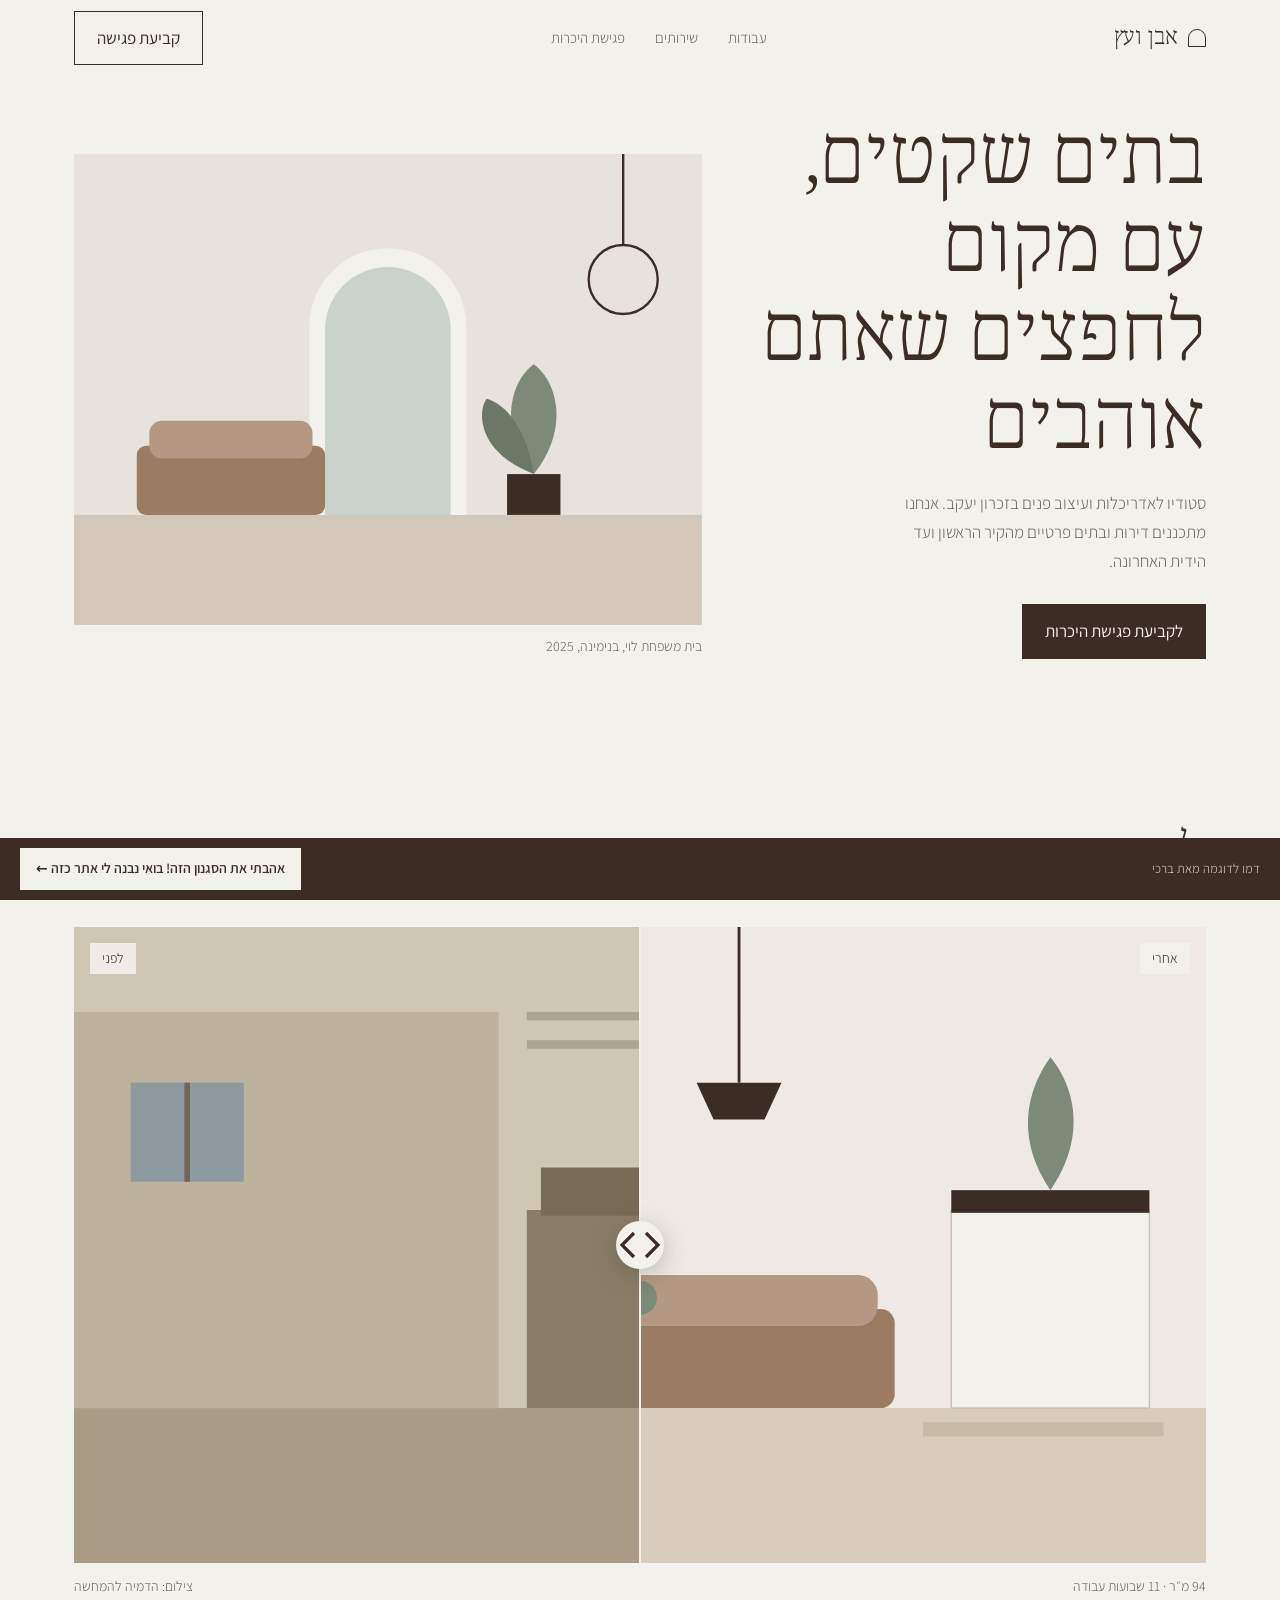
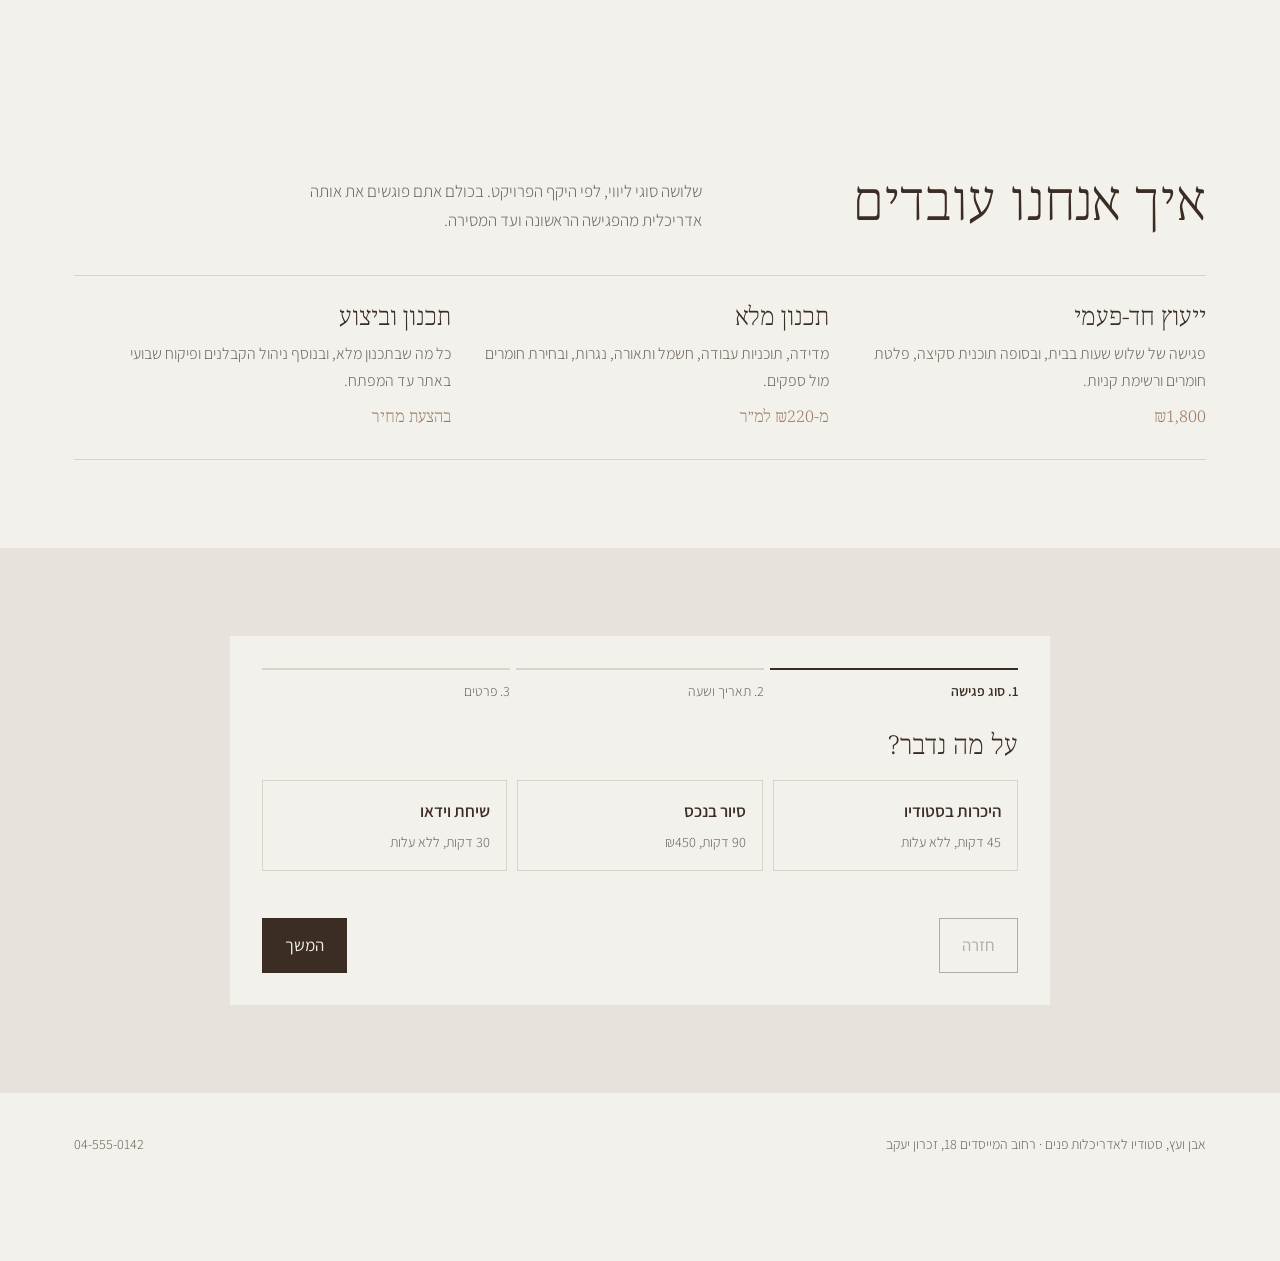
<file: Brachi-Web-main/demos/clinic.html>
<!doctype html>
<html lang="he" dir="rtl">
<head>
<meta charset="utf-8">
<meta name="viewport" content="width=device-width, initial-scale=1">
<meta name="robots" content="noindex">
<title>אבן ועץ | סטודיו לאדריכלות פנים | דמו</title>
<link rel="icon" href="/assets/img/favicon.svg?v=2" type="image/svg+xml">
<link rel="preconnect" href="https://fonts.googleapis.com">
<link rel="preconnect" href="https://fonts.gstatic.com" crossorigin>
<link href="https://fonts.googleapis.com/css2?family=Noto+Serif+Hebrew:wght@300;400;600&family=Assistant:wght@300;400;600&display=swap" rel="stylesheet">
<style>
:root{--stone:#E7E3DC;--stone2:#D9D3C8;--chalk:#F3F1EC;--espresso:#3B2C24;--clay:#9C7B63;--sage:#7D8A78;--mute:#6E655C}
*{box-sizing:border-box;margin:0}
[hidden]{display:none!important}
html{scroll-behavior:smooth}
body{background:var(--chalk);color:var(--espresso);font:300 17px/1.7 Assistant,system-ui,sans-serif;padding-block-end:64px;overflow-x:hidden}
h1,h2,h3,.serif{font-family:"Noto Serif Hebrew",serif;font-weight:300;line-height:1.15}
button,input,textarea,select{font:inherit;color:inherit}
:focus-visible{outline:2px solid var(--clay);outline-offset:3px}
.wrap{max-width:1180px;margin-inline:auto;padding-inline:24px}
nav .wrap{display:flex;align-items:center;justify-content:space-between;height:76px}
.logo{font-family:"Noto Serif Hebrew";font-size:22px;display:flex;gap:10px;align-items:center}
.logo i{width:18px;height:18px;border:1.5px solid var(--espresso);border-radius:50% 50% 0 0}
nav ul{display:flex;gap:30px;list-style:none;padding:0;font-size:15px}
nav a{text-decoration:none;color:inherit}
nav ul a{color:var(--mute)}nav ul a:hover{color:var(--espresso)}
.btn{display:inline-flex;align-items:center;gap:10px;border:1px solid var(--espresso);background:var(--espresso);color:var(--chalk);padding:12px 22px;cursor:pointer;text-decoration:none;font-weight:400;transition:background .2s}
.btn:hover{background:#2a1f19}
.btn-q{background:transparent;color:var(--espresso)}
.btn-q:hover{background:var(--stone)}
.btn:disabled{opacity:.35;cursor:not-allowed}
@media (max-width:760px){nav ul{display:none}}
.hero{padding-block:40px 80px}
.hero .wrap{display:grid;grid-template-columns:5fr 7fr;gap:56px;align-items:end}
@media (max-width:860px){.hero .wrap{grid-template-columns:1fr;gap:28px}}
.hero h1{font-size:clamp(42px,6vw,78px)}
.hero p{color:var(--mute);margin-block:20px 28px;max-width:40ch}
.arch{aspect-ratio:4/3;background:var(--stone);position:relative;overflow:hidden}
.arch svg{width:100%;height:100%;display:block}
.cap{font-size:14px;color:var(--mute);margin-block-start:10px}
section{padding-block:88px}
.sec-h{display:grid;grid-template-columns:5fr 7fr;gap:56px;margin-block-end:40px}
.sec-h h2{font-size:clamp(32px,4.5vw,52px)}
.sec-h p{color:var(--mute);max-width:52ch;align-self:end}
@media (max-width:860px){.sec-h{grid-template-columns:1fr;gap:12px}}
/* before / after */
.ba{position:relative;aspect-ratio:16/9;overflow:hidden;background:var(--stone2);user-select:none;touch-action:pan-y;cursor:ew-resize}
@media (max-width:600px){.ba{aspect-ratio:4/3}}
.ba svg{position:absolute;inset:0;width:100%;height:100%}
.ba .after{clip-path:inset(0 0 0 var(--cut,50%))}
.ba .handle{position:absolute;top:0;bottom:0;left:var(--cut,50%);width:2px;background:var(--chalk);transform:translateX(-1px);pointer-events:none}
.ba .knob{position:absolute;top:50%;left:50%;width:48px;height:48px;border-radius:50%;background:var(--chalk);transform:translate(-50%,-50%);display:grid;place-items:center;box-shadow:0 6px 24px rgba(59,44,36,.25)}
.ba .tag{position:absolute;top:16px;padding:4px 12px;background:rgba(243,241,236,.9);font-size:14px}
.ba .tag.b{left:16px}.ba .tag.a{right:16px}
.ba input{position:absolute;inset:0;width:100%;height:100%;opacity:0;cursor:ew-resize;margin:0}
.ba:focus-within .knob{outline:2px solid var(--clay);outline-offset:3px}
.ba-note{display:flex;justify-content:space-between;color:var(--mute);font-size:14px;margin-block-start:12px;flex-wrap:wrap;gap:8px}
/* services */
.svc{display:grid;grid-template-columns:repeat(3,1fr);border-block-start:1px solid var(--stone2)}
@media (max-width:860px){.svc{grid-template-columns:1fr}}
.svc div{padding:28px 0;padding-inline-end:28px;border-block-end:1px solid var(--stone2)}
.svc h3{font-size:24px;margin-block-end:8px}
.svc p{color:var(--mute);font-size:16px}
.svc .p{font-family:"Noto Serif Hebrew";color:var(--clay);margin-block-start:10px}
/* scheduler */
.sched{background:var(--stone)}
.box{background:var(--chalk);max-width:820px;margin-inline:auto;padding:32px}
@media (max-width:600px){.box{padding:20px}}
.steps{display:flex;list-style:none;padding:0;gap:6px;margin-block-end:28px;counter-reset:s}
.steps li{flex:1;font-size:14px;color:var(--mute);padding-block-start:10px;border-block-start:2px solid var(--stone2);counter-increment:s}
.steps li::before{content:counter(s) ". "}
.steps li[aria-current=step]{color:var(--espresso);border-color:var(--espresso);font-weight:600}
.steps li.done{border-color:var(--clay)}
.pane h3{font-size:26px;margin-block-end:18px}
.opts{display:grid;grid-template-columns:repeat(3,1fr);gap:10px}
@media (max-width:640px){.opts{grid-template-columns:1fr}}
.opt{text-align:start;background:none;border:1px solid var(--stone2);padding:16px;cursor:pointer;display:grid;gap:4px}
.opt b{font-weight:600}.opt small{color:var(--mute)}
.opt[aria-checked=true]{border-color:var(--espresso);background:var(--stone)}
.days{display:flex;gap:8px;overflow-x:auto;padding-block-end:8px;scroll-snap-type:x mandatory}
.day{flex:none;width:72px;scroll-snap-align:start;border:1px solid var(--stone2);background:none;padding:10px 4px;cursor:pointer;text-align:center;display:grid}
.day small{color:var(--mute);font-size:13px}.day b{font-family:"Noto Serif Hebrew";font-size:24px;font-weight:400}
.day[aria-checked=true]{background:var(--espresso);color:var(--chalk);border-color:var(--espresso)}
.day[aria-checked=true] small{color:var(--stone2)}
.slots{display:flex;flex-wrap:wrap;gap:8px;margin-block-start:18px}
.slot{border:1px solid var(--stone2);background:none;padding:8px 14px;cursor:pointer;font-variant-numeric:tabular-nums}
.slot[aria-checked=true]{background:var(--espresso);color:var(--chalk)}
.slot:disabled{text-decoration:line-through;opacity:.4;cursor:not-allowed}
.form{display:grid;grid-template-columns:1fr 1fr;gap:14px}
.form label{display:grid;gap:6px;font-size:15px}
.form .full{grid-column:1/-1}
.form input,.form textarea{border:0;border-block-end:1px solid var(--espresso);background:transparent;padding:8px 2px;font-size:17px;border-radius:0}
@media (max-width:600px){.form{grid-template-columns:1fr}}
.nav-row{display:flex;justify-content:space-between;align-items:center;margin-block-start:28px;gap:12px}
.hint{color:var(--clay);font-size:14px;min-height:1.4em}
.conf dl{display:grid;grid-template-columns:auto 1fr;gap:8px 20px;margin-block:16px}
.conf dt{color:var(--mute)}
footer{padding-block:40px;font-size:14px;color:var(--mute)}
footer .wrap{display:flex;justify-content:space-between;flex-wrap:wrap;gap:16px}
.bp-bar{position:fixed;inset-inline:0;bottom:0;z-index:50;display:flex;align-items:center;justify-content:space-between;gap:12px;padding:10px 20px;background:var(--espresso);color:var(--stone2);font-size:13px}
.bp-bar button{background:var(--chalk);color:var(--espresso);border:0;padding:9px 16px;cursor:pointer;font-size:14px;font-weight:600}
@media (max-width:480px){.bp-bar span{display:none}.bp-bar button{width:100%}}
@media (prefers-reduced-motion:reduce){*{transition:none!important;animation:none!important}html{scroll-behavior:auto}}
</style>
</head>
<body>
<nav><div class="wrap">
  <a class="logo" href="#"><i></i>אבן ועץ</a>
  <ul><li><a href="#work">עבודות</a></li><li><a href="#services">שירותים</a></li><li><a href="#book">פגישת היכרות</a></li></ul>
  <a class="btn btn-q" href="#book">קביעת פגישה</a>
</div></nav>

<header class="hero"><div class="wrap">
  <div>
    <h1>בתים שקטים, עם מקום לחפצים שאתם אוהבים</h1>
    <p>סטודיו לאדריכלות ועיצוב פנים בזכרון יעקב. אנחנו מתכננים דירות ובתים פרטיים מהקיר הראשון ועד הידית האחרונה.</p>
    <a class="btn" href="#book">לקביעת פגישת היכרות</a>
  </div>
  <figure>
    <div class="arch"><svg viewBox="0 0 400 300" role="img" aria-label="איור של חלל מגורים עם קשת, ספה ועציץ">
      <rect width="400" height="300" fill="#E7E3DC"/><rect y="230" width="400" height="70" fill="#D2C7B8"/>
      <path d="M150 230V110a50 50 0 0 1 100 0v120z" fill="#F3F1EC"/><path d="M160 230V112a40 40 0 0 1 80 0v118z" fill="#C9D3CB"/>
      <rect x="40" y="186" width="120" height="44" rx="6" fill="#9C7B63"/><rect x="48" y="170" width="104" height="24" rx="8" fill="#B49883"/>
      <rect x="276" y="204" width="34" height="26" fill="#3B2C24"/><path d="M293 204c-24-30-14-60 0-70 14 10 24 40 0 70z" fill="#7D8A78"/><path d="M293 204c-36-14-36-40-30-48 14 4 26 22 30 48z" fill="#6A7865"/>
      <circle cx="350" cy="80" r="22" fill="none" stroke="#3B2C24" stroke-width="1.5"/><line x1="350" y1="0" x2="350" y2="58" stroke="#3B2C24" stroke-width="1.5"/>
    </svg></div>
    <figcaption class="cap">בית משפחת לוי, בנימינה, 2025</figcaption>
  </figure>
</div></header>

<section id="work"><div class="wrap">
  <div class="sec-h"><h2>לפני ואחרי</h2><p>דירת 4 חדרים משנות ה-70 בחיפה. הורדנו קיר אחד, הזזנו את המטבח ופתחנו את החלון לנוף. גררו את הידית כדי לראות את ההבדל.</p></div>
  <div class="ba" id="ba">
    <svg class="before" viewBox="0 0 800 450" preserveAspectRatio="xMidYMid slice" aria-hidden="true">
      <rect width="800" height="450" fill="#CFC6B4"/><rect y="340" width="800" height="110" fill="#A89C86"/>
      <rect x="0" y="60" width="300" height="280" fill="#BDB29E"/><rect x="40" y="110" width="80" height="70" fill="#8E9AA0"/><line x1="80" y1="110" x2="80" y2="180" stroke="#6f6656" stroke-width="4"/>
      <rect x="320" y="200" width="200" height="140" fill="#8a7d68"/><rect x="330" y="170" width="180" height="34" fill="#776a56"/>
      <rect x="560" y="120" width="200" height="220" fill="#9b8f78"/><rect x="580" y="140" width="70" height="80" fill="#857961"/><rect x="670" y="140" width="70" height="80" fill="#857961"/>
      <circle cx="420" cy="40" r="14" fill="#E8DFA8"/><line x1="420" y1="0" x2="420" y2="26" stroke="#555" stroke-width="2"/>
      <g fill="#6f6656" opacity=".35"><rect x="320" y="60" width="200" height="6"/><rect x="320" y="80" width="140" height="6"/></g>
    </svg>
    <svg class="after" viewBox="0 0 800 450" preserveAspectRatio="xMidYMid slice" aria-hidden="true">
      <rect width="800" height="450" fill="#EEEAE3"/><rect y="340" width="800" height="110" fill="#D8CDBD"/>
      <rect x="40" y="60" width="260" height="230" fill="#C9D9DD"/><path d="M40 230 120 170l70 40 60-60 50 50v80H40z" fill="#A9BFB0"/><rect x="40" y="60" width="260" height="230" fill="none" stroke="#3B2C24" stroke-width="5"/><line x1="170" y1="60" x2="170" y2="290" stroke="#3B2C24" stroke-width="3"/>
      <rect x="350" y="270" width="230" height="70" rx="10" fill="#9C7B63"/><rect x="362" y="246" width="206" height="36" rx="14" fill="#B49883"/><circle cx="400" cy="262" r="12" fill="#7D8A78"/>
      <rect x="620" y="200" width="140" height="140" fill="#F3F1EC" stroke="#C9BFB0"/><rect x="620" y="186" width="140" height="16" fill="#3B2C24"/>
      <path d="M690 186c-30-44-10-80 0-94 12 14 30 50 0 94z" fill="#7D8A78"/>
      <line x1="470" y1="0" x2="470" y2="110" stroke="#3B2C24" stroke-width="2"/><path d="M440 110h60l-12 26h-36z" fill="#3B2C24"/>
      <rect x="600" y="350" width="170" height="10" fill="#C2B39F" opacity=".7"/>
    </svg>
    <span class="tag b">לפני</span><span class="tag a">אחרי</span>
    <div class="handle"><div class="knob"><svg width="22" height="22" viewBox="0 0 24 24" aria-hidden="true"><path d="M9 6 3 12l6 6M15 6l6 6-6 6" fill="none" stroke="#3B2C24" stroke-width="1.6"/></svg></div></div>
    <input type="range" id="baRange" min="0" max="100" value="50" step="1" aria-label="השוואה בין לפני לאחרי. חצים שמאלה וימינה מזיזים את הקו">
  </div>
  <div class="ba-note"><span>94 מ״ר · 11 שבועות עבודה</span><span>צילום: הדמיה להמחשה</span></div>
</div></section>

<section id="services"><div class="wrap">
  <div class="sec-h"><h2>איך אנחנו עובדים</h2><p>שלושה סוגי ליווי, לפי היקף הפרויקט. בכולם אתם פוגשים את אותה אדריכלית מהפגישה הראשונה ועד המסירה.</p></div>
  <div class="svc">
    <div><h3>ייעוץ חד-פעמי</h3><p>פגישה של שלוש שעות בבית, ובסופה תוכנית סקיצה, פלטת חומרים ורשימת קניות.</p><p class="p">₪1,800</p></div>
    <div><h3>תכנון מלא</h3><p>מדידה, תוכניות עבודה, חשמל ותאורה, נגרות, ובחירת חומרים מול ספקים.</p><p class="p">מ-₪220 למ״ר</p></div>
    <div><h3>תכנון וביצוע</h3><p>כל מה שבתכנון מלא, ובנוסף ניהול הקבלנים ופיקוח שבועי באתר עד המפתח.</p><p class="p">בהצעת מחיר</p></div>
  </div>
</div></section>

<section class="sched" id="book"><div class="wrap">
  <div class="box">
    <ol class="steps" id="steps"><li aria-current="step">סוג פגישה</li><li>תאריך ושעה</li><li>פרטים</li></ol>
    <div class="pane" id="p1"><h3>על מה נדבר?</h3>
      <div class="opts" role="radiogroup" aria-label="סוג פגישה" id="svcOpts">
        <button type="button" class="opt" role="radio" aria-checked="false" data-v="היכרות בסטודיו" data-d="45 דק׳"><b>היכרות בסטודיו</b><small>45 דקות, ללא עלות</small></button>
        <button type="button" class="opt" role="radio" aria-checked="false" data-v="סיור בנכס" data-d="90 דק׳"><b>סיור בנכס</b><small>90 דקות, ₪450</small></button>
        <button type="button" class="opt" role="radio" aria-checked="false" data-v="שיחת וידאו" data-d="30 דק׳"><b>שיחת וידאו</b><small>30 דקות, ללא עלות</small></button>
      </div></div>
    <div class="pane" id="p2" hidden><h3>מתי נוח לכם?</h3>
      <div class="days" role="radiogroup" aria-label="יום" id="days"></div>
      <div class="slots" role="radiogroup" aria-label="שעה" id="slots"></div></div>
    <div class="pane" id="p3" hidden><h3>איך נחזור אליכם?</h3>
      <form class="form" id="form" novalidate>
        <label>שם מלא<input name="name" autocomplete="name"></label>
        <label>טלפון<input name="phone" type="tel" inputmode="tel" autocomplete="tel"></label>
        <label class="full">כמה מילים על הנכס (לא חובה)<textarea name="note" rows="2"></textarea></label>
      </form></div>
    <div class="pane conf" id="p4" hidden tabindex="-1"></div>
    <p class="hint" id="hint" role="status"></p>
    <div class="nav-row" id="navRow"><button class="btn btn-q" type="button" id="back" disabled>חזרה</button><button class="btn" type="button" id="next">המשך</button></div>
  </div>
</div></section>

<footer><div class="wrap"><span>אבן ועץ, סטודיו לאדריכלות פנים · רחוב המייסדים 18, זכרון יעקב</span><span>04-555-0142</span></div></footer>

<div class="bp-bar"><span>דמו לדוגמה מאת ברכי</span><button type="button" id="bpCta">אהבתי את הסגנון הזה! בואי נבנה לי אתר כזה ←</button></div>

<script>
(()=>{
const $=s=>document.querySelector(s);
// before/after: the "after" scene is revealed on the right side (RTL reading)
const ba=$('#ba'),rng=$('#baRange');
const set=v=>{v=Math.max(0,Math.min(100,v));ba.style.setProperty('--cut',v+'%');rng.value=v;rng.setAttribute('aria-valuetext',`${Math.round(100-v)}% אחרי`);};
rng.addEventListener('input',()=>set(+rng.value));
let drag=false;
const fromEvent=e=>{const r=ba.getBoundingClientRect();set((e.clientX-r.left)/r.width*100);};
ba.addEventListener('pointerdown',e=>{drag=true;ba.setPointerCapture(e.pointerId);fromEvent(e);});
ba.addEventListener('pointermove',e=>{if(drag)fromEvent(e);});
ba.addEventListener('pointerup',()=>drag=false);ba.addEventListener('pointercancel',()=>drag=false);
set(50);

// scheduler
const S={step:1,svc:null,dur:null,day:null,slot:null};
const days=[];const d0=new Date();d0.setHours(0,0,0,0);
for(let i=1;days.length<12&&i<20;i++){const d=new Date(d0);d.setDate(d0.getDate()+i);if(d.getDay()===6)continue;if(i>14)break;days.push(d);}
const WD=['א׳','ב׳','ג׳','ד׳','ה׳','ו׳','ש׳'];
const fmtDay=d=>`יום ${WD[d.getDay()]}, ${d.getDate()}.${d.getMonth()+1}`;
$('#days').innerHTML=days.map((d,i)=>`<button type="button" class="day" role="radio" aria-checked="false" data-i="${i}" aria-label="${fmtDay(d)}"><small>${WD[d.getDay()]}</small><b>${d.getDate()}</b><small>${d.getMonth()+1}/${String(d.getFullYear()).slice(2)}</small></button>`).join('');
function slotsFor(d){const fri=d.getDay()===5;const base=fri?['09:00','10:00','11:00','12:00']:['09:00','10:30','12:00','14:00','15:30','17:00','18:30'];
  // deterministic "taken" slots
  return base.map((t,j)=>({t,taken:((d.getDate()*7+j*3)%5)===0}));}
function renderSlots(){const d=days[S.day];if(!d){$('#slots').innerHTML='<p class="hint">בחרו יום כדי לראות שעות פנויות.</p>';return;}
  $('#slots').innerHTML=slotsFor(d).map(s=>`<button type="button" class="slot" role="radio" aria-checked="${S.slot===s.t}" ${s.taken?'disabled aria-label="'+s.t+' תפוס"':''} data-t="${s.t}">${s.t}</button>`).join('');}
renderSlots();
function radio(group,attr,cb){group.addEventListener('click',e=>{const b=e.target.closest('[role=radio]');if(!b||b.disabled)return;group.querySelectorAll('[role=radio]').forEach(x=>x.setAttribute('aria-checked',x===b));cb(b);$('#hint').textContent='';});}
radio($('#svcOpts'),'v',b=>{S.svc=b.dataset.v;S.dur=b.dataset.d;});
radio($('#days'),'i',b=>{S.day=+b.dataset.i;S.slot=null;renderSlots();});
radio($('#slots'),'t',b=>{S.slot=b.dataset.t;});
const steps=[...$('#steps').children];
function go(n){S.step=n;[1,2,3,4].forEach(i=>$('#p'+i).hidden=i!==n);
  steps.forEach((li,i)=>{li.toggleAttribute('aria-current',false);li.classList.toggle('done',i<n-1);if(i===n-1)li.setAttribute('aria-current','step');});
  $('#back').disabled=n===1;$('#next').textContent=n===3?'קביעת הפגישה':'המשך';$('#navRow').hidden=n===4;
  const h=$('#p'+n).querySelector('h3');if(h){h.tabIndex=-1;h.focus({preventScroll:true});}}
$('#back').addEventListener('click',()=>{if(S.step>1)go(S.step-1);});
$('#next').addEventListener('click',()=>{
  const hint=$('#hint');
  if(S.step===1){if(!S.svc){hint.textContent='בחרו סוג פגישה כדי להמשיך.';return;}go(2);}
  else if(S.step===2){if(S.day===null){hint.textContent='בחרו יום.';return;}if(!S.slot){hint.textContent='בחרו שעה פנויה.';return;}go(3);}
  else if(S.step===3){const f=new FormData($('#form'));const name=(f.get('name')||'').trim(),phone=(f.get('phone')||'').replace(/\D/g,'');
    if(name.length<2){hint.textContent='כתבו את השם שלכם.';return;}if(phone.length<9){hint.textContent='מספר טלפון צריך 9–10 ספרות.';return;}
    const esc=s=>String(s).replace(/[&<>"]/g,c=>({'&':'&amp;','<':'&lt;','>':'&gt;','"':'&quot;'}[c]));
    const p4=$('#p4');p4.innerHTML=`<h3>נתראה, ${esc(name)}</h3><dl><dt>פגישה</dt><dd>${S.svc} (${S.dur})</dd><dt>מתי</dt><dd>${fmtDay(days[S.day])}, ${S.slot}</dd><dt>טלפון</dt><dd dir="ltr" style="text-align:end">${esc(f.get('phone'))}</dd></dl><p>יום לפני הפגישה תגיע תזכורת ב-SMS. זה דמו, ולכן שום דבר לא נשלח באמת.</p><button type="button" class="btn btn-q" id="restart" style="margin-block-start:16px">קביעת פגישה נוספת</button>`;
    steps.forEach(li=>{li.classList.add('done');li.removeAttribute('aria-current');});
    [1,2,3].forEach(i=>$('#p'+i).hidden=true);p4.hidden=false;$('#navRow').hidden=true;p4.focus();
    $('#restart').addEventListener('click',()=>{Object.assign(S,{svc:null,dur:null,day:null,slot:null});$('#form').reset();document.querySelectorAll('#svcOpts [role=radio],#days [role=radio]').forEach(x=>x.setAttribute('aria-checked','false'));renderSlots();p4.hidden=true;$('#navRow').hidden=false;go(1);});}
});

$('#bpCta').addEventListener('click',()=>{if(window.parent!==window)window.parent.postMessage({type:'bp:choose-style',id:'clinic'},location.origin);else location.href='/#web/contact?style=clinic';});
})();
</script>
</body>
</html>
</file>
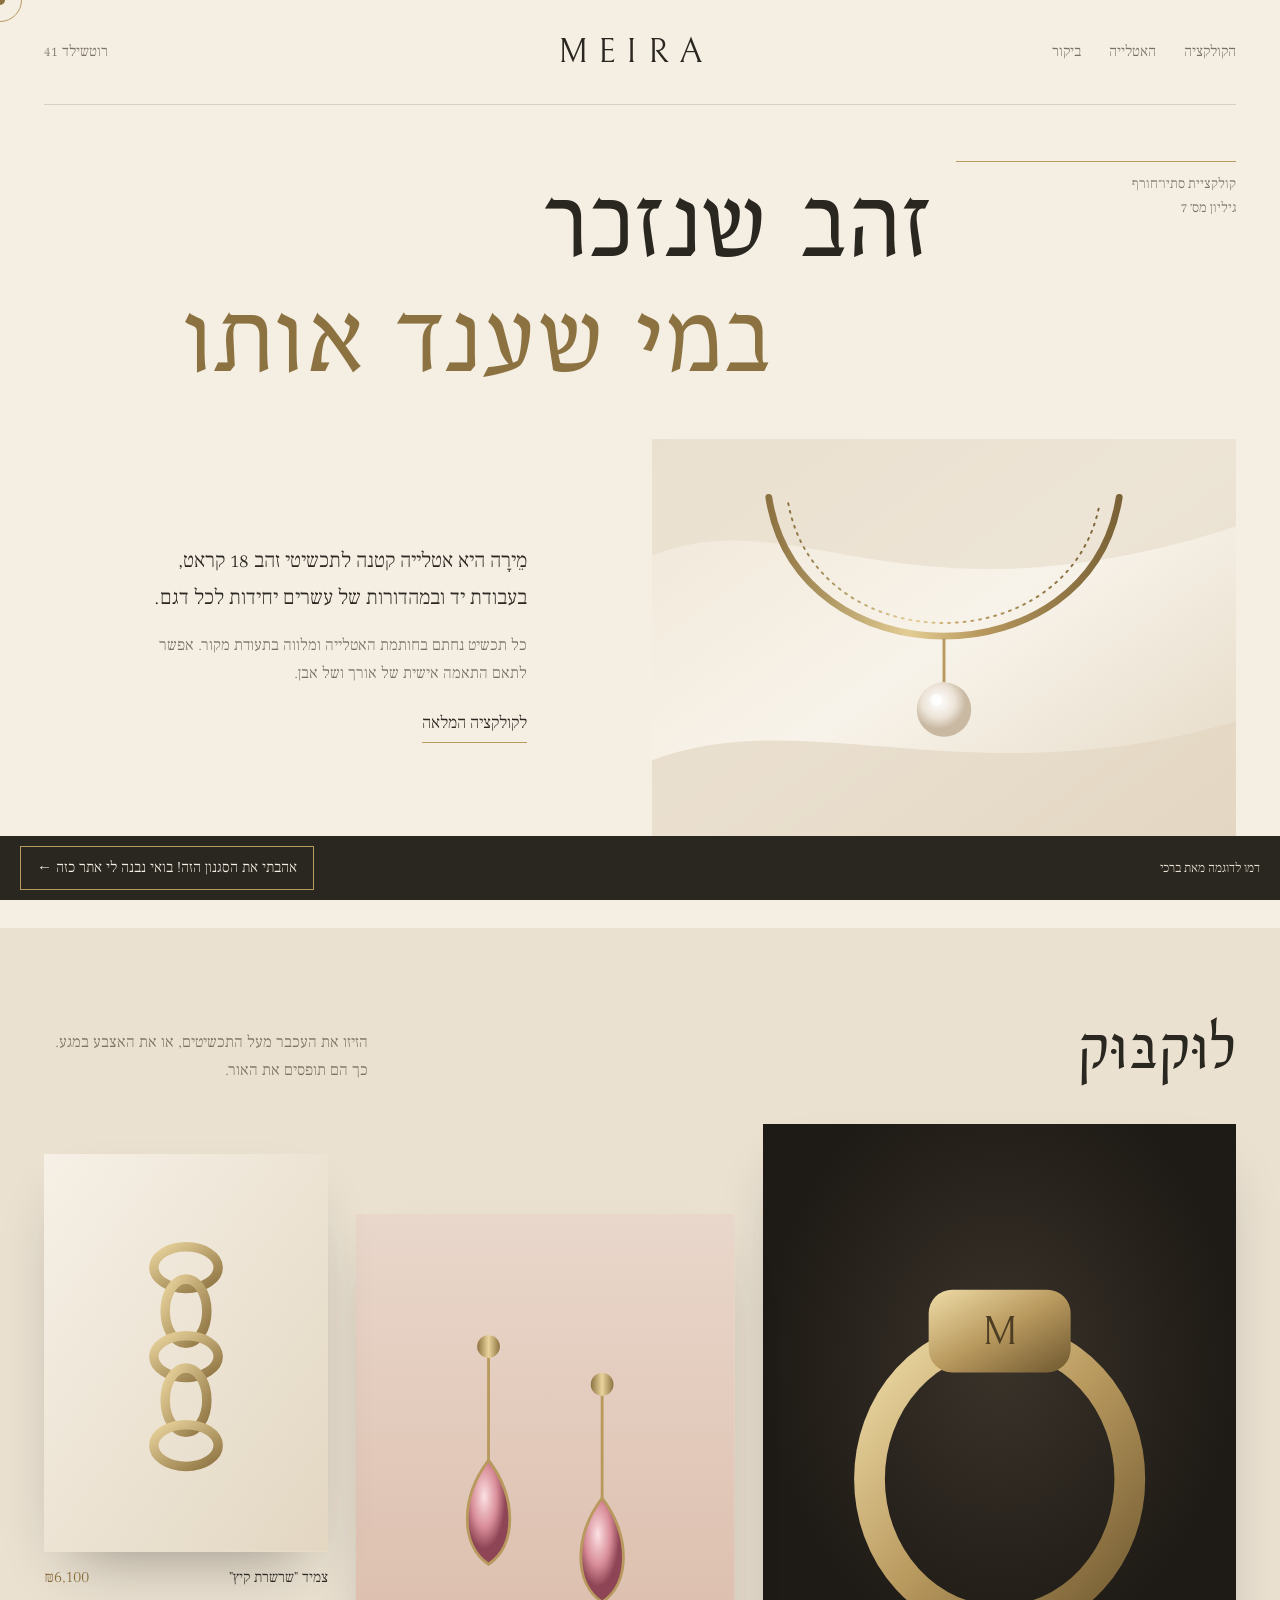
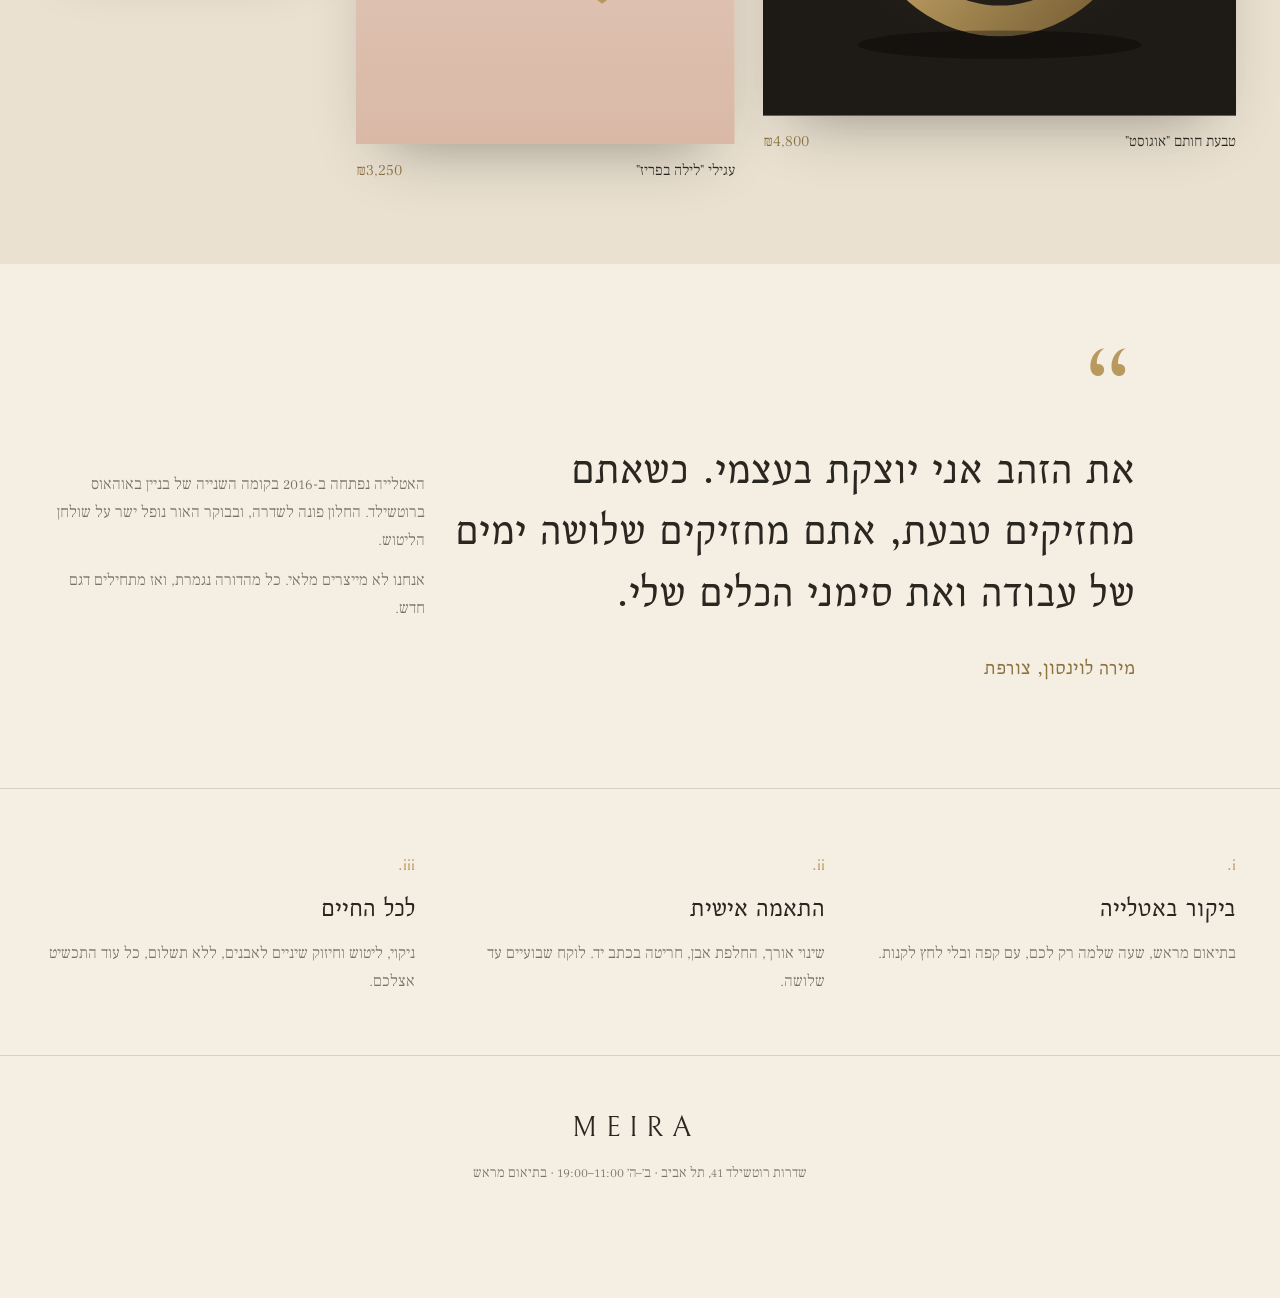
<file: Brachi-Web-main/demos/luxury.html>
<!doctype html>
<html lang="he" dir="rtl">
<head>
<meta charset="utf-8">
<meta name="viewport" content="width=device-width, initial-scale=1">
<meta name="robots" content="noindex">
<title>מֵירָה | בית תכשיטים | דמו</title>
<link rel="icon" href="/assets/img/favicon.svg?v=2" type="image/svg+xml">
<link rel="preconnect" href="https://fonts.googleapis.com">
<link rel="preconnect" href="https://fonts.gstatic.com" crossorigin>
<link href="https://fonts.googleapis.com/css2?family=Frank+Ruhl+Libre:wght@300;400;500&family=Bellefair&display=swap" rel="stylesheet">
<style>
:root{--silk:#F4EEE3;--silk2:#EAE1D1;--gold:#B8995E;--gold2:#8C7240;--ink:#2A2620;--mute:#7A7163;--rose:#D9B8A6}
*{box-sizing:border-box;margin:0}
[hidden]{display:none!important}
html{scroll-behavior:smooth}
body{background:var(--silk);color:var(--ink);font:300 18px/1.75 "Frank Ruhl Libre",serif;padding-block-end:64px;overflow-x:hidden}
.disp{font-family:Bellefair,"Frank Ruhl Libre",serif;font-weight:400}
button{font:inherit}
:focus-visible{outline:1px solid var(--gold2);outline-offset:4px}
a{color:inherit}
.wrap{max-width:1240px;margin-inline:auto;padding-inline:24px}
nav{display:grid;grid-template-columns:1fr auto 1fr;align-items:center;padding-block:22px;border-block-end:1px solid rgba(42,38,32,.15)}
nav .l{display:flex;gap:28px;font-size:15px}
nav .l a{text-decoration:none;color:var(--mute)}
nav .l a:hover{color:var(--ink)}
.mark{font-family:Bellefair;font-size:34px;letter-spacing:.3em;text-align:center;padding-inline-start:.3em}
nav .r{justify-self:end;font-size:15px;color:var(--mute)}
@media (max-width:760px){nav{grid-template-columns:1fr auto}nav .l{display:none}.mark{text-align:start;font-size:26px}}
/* hero — asymmetric editorial */
.hero{display:grid;grid-template-columns:repeat(12,1fr);gap:24px;padding-block:56px 80px;align-items:end}
.hero .issue{grid-column:1/4;align-self:start;font-size:14px;color:var(--mute);border-block-start:1px solid var(--gold);padding-block-start:10px}
.hero h1{grid-column:4/13;font-family:Bellefair;font-weight:400;font-size:clamp(58px,10vw,148px);line-height:.9;letter-spacing:-.01em}
.hero h1 em{font-style:normal;display:block;padding-inline-start:18%;color:var(--gold2)}
.hero .art{grid-column:1/7;grid-row:3}
.hero .lede{grid-column:8/12;grid-row:3;font-size:21px;align-self:center}
.hero .lede p+p{margin-block-start:14px;font-size:16px;color:var(--mute)}
@media (max-width:860px){.hero{grid-template-columns:1fr}.hero>*{grid-column:1!important;grid-row:auto!important}.hero h1 em{padding-inline-start:12%}}
.art svg{width:100%;height:auto;display:block}
.link{display:inline-block;margin-block-start:22px;border:0;background:none;border-block-end:1px solid var(--gold);padding:0 0 4px;cursor:pointer;font-size:17px;color:var(--ink);text-decoration:none}
/* lookbook */
.look{padding-block:80px;background:var(--silk2)}
.look header{display:flex;justify-content:space-between;align-items:end;gap:24px;margin-block-end:40px;flex-wrap:wrap}
.look h2{font-family:Bellefair;font-weight:400;font-size:clamp(40px,6vw,76px);line-height:1}
.look header p{max-width:36ch;color:var(--mute);font-size:16px}
.gallery{display:grid;grid-template-columns:5fr 4fr 3fr;gap:28px;align-items:start}
.gallery .tilt:nth-child(2){margin-block-start:90px}
.gallery .tilt:nth-child(3){margin-block-start:30px}
@media (max-width:760px){.gallery{grid-template-columns:1fr 1fr}.gallery .tilt:nth-child(1){grid-column:1/-1}.gallery .tilt:nth-child(2){margin-block-start:40px}.gallery .tilt:nth-child(3){margin-block-start:0}}
.tilt{perspective:900px;margin:0}
.card3d{transform-style:preserve-3d;transition:transform .5s cubic-bezier(.2,.7,.2,1);will-change:transform;position:relative}
.card3d svg{display:block;width:100%;height:auto;box-shadow:0 30px 60px -30px rgba(42,38,32,.45)}
.card3d .sheen{position:absolute;inset:0;pointer-events:none;background:radial-gradient(circle at var(--mx,50%) var(--my,30%),rgba(255,255,255,.45),transparent 45%);mix-blend-mode:soft-light;opacity:0;transition:opacity .3s}
.tilt:hover .sheen{opacity:1}
.tilt figcaption{display:flex;justify-content:space-between;margin-block-start:14px;font-size:15px}
.tilt figcaption span:last-child{color:var(--gold2)}
/* story */
.story{padding-block:100px;display:grid;grid-template-columns:repeat(12,1fr);gap:24px}
.story .big{grid-column:2/9;font-family:Bellefair;font-size:clamp(30px,4vw,52px);line-height:1.2}
.story .big::before{content:"“";display:block;font-size:2.4em;line-height:.6;color:var(--gold)}
.story .col{grid-column:9/13;align-self:end;font-size:16px;color:var(--mute);columns:1}
.story .col p+p{margin-block-start:12px}
.story .sig{grid-column:2/7;font-family:Bellefair;font-size:24px;color:var(--gold2)}
@media (max-width:860px){.story{grid-template-columns:1fr}.story>*{grid-column:1!important}}
.atelier{border-block:1px solid rgba(42,38,32,.15);padding-block:60px}
.atelier .wrap{display:grid;grid-template-columns:repeat(3,1fr);gap:40px}
@media (max-width:760px){.atelier .wrap{grid-template-columns:1fr;gap:28px}}
.atelier h3{font-family:Bellefair;font-weight:400;font-size:30px;margin-block-end:6px}
.atelier p{font-size:16px;color:var(--mute)}
.atelier .n{font-family:Bellefair;color:var(--gold);font-size:18px}
footer{padding-block:48px;text-align:center}
footer .mark{font-size:28px}
footer p{font-size:14px;color:var(--mute);margin-block-start:8px}
/* magnetic cursor */
.cur{position:fixed;top:0;left:0;width:10px;height:10px;border-radius:50%;background:var(--gold2);pointer-events:none;z-index:100;transform:translate(-50%,-50%);display:none}
.cur-ring{position:fixed;top:0;left:0;width:44px;height:44px;border-radius:50%;border:1px solid var(--gold);pointer-events:none;z-index:99;transform:translate(-50%,-50%);transition:width .25s,height .25s,background .25s;display:none}
.cur-ring.big{width:84px;height:84px;background:rgba(184,153,94,.12)}
@media (pointer:fine){body.has-cur,body.has-cur a,body.has-cur button{cursor:none}.has-cur .cur,.has-cur .cur-ring{display:block}}
.bp-bar{position:fixed;inset-inline:0;bottom:0;z-index:50;display:flex;align-items:center;justify-content:space-between;gap:12px;padding:10px 20px;background:var(--ink);color:var(--silk2);font-size:13px}
.bp-bar button{background:transparent;color:var(--silk);border:1px solid var(--gold);padding:8px 16px;cursor:pointer;font-size:15px}
.bp-bar button:hover{background:var(--gold);color:var(--ink)}
@media (max-width:480px){.bp-bar span{display:none}.bp-bar button{width:100%}}
@media (prefers-reduced-motion:reduce){*{transition:none!important;animation:none!important}html{scroll-behavior:auto}}
</style>
</head>
<body>
<div class="cur" aria-hidden="true"></div><div class="cur-ring" aria-hidden="true"></div>
<div class="wrap">
<nav>
  <div class="l"><a href="#look">הקולקציה</a><a href="#story">האטלייה</a><a href="#visit">ביקור</a></div>
  <div class="mark">MEIRA</div>
  <div class="r">רוטשילד 41</div>
</nav>

<header class="hero">
  <div class="issue">קולקציית סתיו־חורף<br>גיליון מס׳ 7</div>
  <h1>זהב שנזכר<em>במי שענד אותו</em></h1>
  <div class="art"><svg viewBox="0 0 600 420" role="img" aria-label="צווארון זהב עם תליון פנינה על בד משי">
    <defs><linearGradient id="silk" x1="0" y1="0" x2="1" y2="1"><stop offset="0" stop-color="#EFE6D6"/><stop offset=".5" stop-color="#F8F3EA"/><stop offset="1" stop-color="#E2D6C1"/></linearGradient>
    <linearGradient id="gold" x1="0" y1="0" x2="1" y2="0"><stop offset="0" stop-color="#8C7240"/><stop offset=".4" stop-color="#E3CD94"/><stop offset=".6" stop-color="#B8995E"/><stop offset="1" stop-color="#7a6236"/></linearGradient>
    <radialGradient id="pearl" cx="40%" cy="35%"><stop offset="0" stop-color="#fff"/><stop offset=".6" stop-color="#EDE4D8"/><stop offset="1" stop-color="#C9B9A3"/></radialGradient></defs>
    <rect width="600" height="420" fill="url(#silk)"/>
    <path d="M0 120C150 60 260 200 600 90V0H0z" fill="#E9DFCE" opacity=".7"/><path d="M0 330c160-60 330 40 600-40v130H0z" fill="#E4D8C4" opacity=".7"/>
    <path d="M120 60C150 250 450 250 480 60" fill="none" stroke="url(#gold)" stroke-width="7" stroke-linecap="round"/>
    <path d="M140 66C170 230 430 230 460 66" fill="none" stroke="url(#gold)" stroke-width="2" stroke-dasharray="2 6" stroke-linecap="round"/>
    <line x1="300" y1="205" x2="300" y2="250" stroke="#B8995E" stroke-width="3"/>
    <circle cx="300" cy="278" r="28" fill="url(#pearl)"/><circle cx="292" cy="268" r="6" fill="#fff" opacity=".8"/>
  </svg></div>
  <div class="lede"><p>מֵירָה היא אטלייה קטנה לתכשיטי זהב 18 קראט, בעבודת יד ובמהדורות של עשרים יחידות לכל דגם.</p><p>כל תכשיט נחתם בחותמת האטלייה ומלווה בתעודת מקור. אפשר לתאם התאמה אישית של אורך ושל אבן.</p><a class="link" href="#look">לקולקציה המלאה</a></div>
</header>
</div>

<section class="look" id="look"><div class="wrap">
  <header><h2>לוּקבּוּק</h2><p>הזיזו את העכבר מעל התכשיטים, או את האצבע במגע. כך הם תופסים את האור.</p></header>
  <div class="gallery">
    <figure class="tilt"><div class="card3d"><svg viewBox="0 0 400 500" role="img" aria-label="טבעת חותם זהב">
      <defs><radialGradient id="bg1" cx="50%" cy="40%"><stop offset="0" stop-color="#3a332a"/><stop offset="1" stop-color="#1e1a15"/></radialGradient><linearGradient id="g1" x1="0" y1="0" x2="1" y2="1"><stop offset="0" stop-color="#F0DDA8"/><stop offset=".5" stop-color="#B8995E"/><stop offset="1" stop-color="#6f5830"/></linearGradient></defs>
      <rect width="400" height="500" fill="url(#bg1)"/><ellipse cx="200" cy="300" rx="110" ry="120" fill="none" stroke="url(#g1)" stroke-width="26"/><rect x="140" y="140" width="120" height="70" rx="20" fill="url(#g1)"/><text x="200" y="186" text-anchor="middle" font-family="Bellefair" font-size="34" fill="#4d3d22">M</text><ellipse cx="200" cy="440" rx="120" ry="12" fill="#000" opacity=".35"/></svg><div class="sheen"></div></div>
      <figcaption><span>טבעת חותם "אוגוסט"</span><span>₪4,800</span></figcaption></figure>
    <figure class="tilt"><div class="card3d"><svg viewBox="0 0 400 560" role="img" aria-label="עגילי טיפה עם אבן ורודה">
      <defs><linearGradient id="bg2" x1="0" y1="0" x2="0" y2="1"><stop offset="0" stop-color="#E9D7CB"/><stop offset="1" stop-color="#D9B8A6"/></linearGradient><linearGradient id="g2" x1="0" y1="0" x2="1" y2="0"><stop offset="0" stop-color="#8C7240"/><stop offset=".5" stop-color="#EAD49D"/><stop offset="1" stop-color="#8C7240"/></linearGradient><radialGradient id="st" cx="40%" cy="35%"><stop offset="0" stop-color="#FBE1E3"/><stop offset=".6" stop-color="#D88C98"/><stop offset="1" stop-color="#8E4555"/></radialGradient></defs>
      <rect width="400" height="560" fill="url(#bg2)"/>
      <g><circle cx="140" cy="140" r="12" fill="url(#g2)"/><line x1="140" y1="152" x2="140" y2="260" stroke="#B8995E" stroke-width="3"/><path d="M140 260c-30 40-30 90 0 110 30-20 30-70 0-110z" fill="url(#st)" stroke="#B8995E" stroke-width="3"/></g>
      <g><circle cx="260" cy="180" r="12" fill="url(#g2)"/><line x1="260" y1="192" x2="260" y2="300" stroke="#B8995E" stroke-width="3"/><path d="M260 300c-30 40-30 90 0 110 30-20 30-70 0-110z" fill="url(#st)" stroke="#B8995E" stroke-width="3"/></g></svg><div class="sheen"></div></div>
      <figcaption><span>עגילי "לילה בפריז"</span><span>₪3,250</span></figcaption></figure>
    <figure class="tilt"><div class="card3d"><svg viewBox="0 0 300 420" role="img" aria-label="צמיד חוליות זהב">
      <defs><linearGradient id="bg3" x1="0" y1="0" x2="1" y2="1"><stop offset="0" stop-color="#F6F0E6"/><stop offset="1" stop-color="#E3D7C2"/></linearGradient><linearGradient id="g3" x1="0" y1="0" x2="1" y2="1"><stop offset="0" stop-color="#EAD49D"/><stop offset="1" stop-color="#8C7240"/></linearGradient></defs>
      <rect width="300" height="420" fill="url(#bg3)"/><g fill="none" stroke="url(#g3)" stroke-width="10">
      <ellipse cx="150" cy="120" rx="34" ry="22"/><ellipse cx="150" cy="166" rx="22" ry="34"/><ellipse cx="150" cy="214" rx="34" ry="22"/><ellipse cx="150" cy="260" rx="22" ry="34"/><ellipse cx="150" cy="308" rx="34" ry="22"/></g></svg><div class="sheen"></div></div>
      <figcaption><span>צמיד "שרשרת קיץ"</span><span>₪6,100</span></figcaption></figure>
  </div>
</div></section>

<div class="wrap">
<section class="story" id="story">
  <p class="big disp">את הזהב אני יוצקת בעצמי. כשאתם מחזיקים טבעת, אתם מחזיקים שלושה ימים של עבודה ואת סימני הכלים שלי.</p>
  <div class="col"><p>האטלייה נפתחה ב-2016 בקומה השנייה של בניין באוהאוס ברוטשילד. החלון פונה לשדרה, ובבוקר האור נופל ישר על שולחן הליטוש.</p><p>אנחנו לא מייצרים מלאי. כל מהדורה נגמרת, ואז מתחילים דגם חדש.</p></div>
  <p class="sig">מירה לוינסון, צורפת</p>
</section>
</div>

<section class="atelier" id="visit"><div class="wrap">
  <div><span class="n">i.</span><h3>ביקור באטלייה</h3><p>בתיאום מראש, שעה שלמה רק לכם, עם קפה ובלי לחץ לקנות.</p></div>
  <div><span class="n">ii.</span><h3>התאמה אישית</h3><p>שינוי אורך, החלפת אבן, חריטה בכתב יד. לוקח שבועיים עד שלושה.</p></div>
  <div><span class="n">iii.</span><h3>לכל החיים</h3><p>ניקוי, ליטוש וחיזוק שיניים לאבנים, ללא תשלום, כל עוד התכשיט אצלכם.</p></div>
</div></section>

<footer><div class="mark">MEIRA</div><p>שדרות רוטשילד 41, תל אביב · ב׳–ה׳ 11:00–19:00 · בתיאום מראש</p></footer>

<div class="bp-bar"><span>דמו לדוגמה מאת ברכי</span><button type="button" id="bpCta">אהבתי את הסגנון הזה! בואי נבנה לי אתר כזה ←</button></div>

<script>
(()=>{
const reduce=matchMedia('(prefers-reduced-motion: reduce)').matches;
const fine=matchMedia('(pointer: fine)').matches;
// tilt
document.querySelectorAll('.tilt').forEach(t=>{
  const c=t.querySelector('.card3d'),sh=t.querySelector('.sheen');
  if(reduce)return;
  t.addEventListener('pointermove',e=>{const r=t.getBoundingClientRect();const x=(e.clientX-r.left)/r.width,y=(e.clientY-r.top)/r.height;
    c.style.transform=`rotateY(${(x-.5)*16}deg) rotateX(${(.5-y)*14}deg) translateZ(10px)`;sh.style.setProperty('--mx',x*100+'%');sh.style.setProperty('--my',y*100+'%');});
  t.addEventListener('pointerleave',()=>{c.style.transform='';});
});
// magnetic cursor
if(fine&&!reduce){
  document.body.classList.add('has-cur');
  const dot=document.querySelector('.cur'),ring=document.querySelector('.cur-ring');
  let mx=innerWidth/2,my=innerHeight/2,rx=mx,ry=my,raf=0,target=null;
  const loop=()=>{let tx=mx,ty=my;
    if(target){const r=target.getBoundingClientRect();const cx=r.left+r.width/2,cy=r.top+r.height/2;tx=cx+(mx-cx)*.35;ty=cy+(my-cy)*.35;}
    rx+=(tx-rx)*.18;ry+=(ty-ry)*.18;ring.style.transform=`translate(${rx}px,${ry}px) translate(-50%,-50%)`;dot.style.transform=`translate(${mx}px,${my}px) translate(-50%,-50%)`;
    raf=(Math.abs(tx-rx)+Math.abs(ty-ry)>.3)?requestAnimationFrame(loop):0;};
  const kick=()=>{if(!raf)raf=requestAnimationFrame(loop);};
  addEventListener('pointermove',e=>{if(e.pointerType!=='mouse')return;mx=e.clientX;my=e.clientY;kick();},{passive:true});
  document.querySelectorAll('a,button,.tilt').forEach(el=>{
    el.addEventListener('pointerenter',()=>{target=el.matches('a,button')?el:null;ring.classList.add('big');kick();});
    el.addEventListener('pointerleave',()=>{target=null;ring.classList.remove('big');kick();});
    if(el.matches('a,button')){el.addEventListener('pointermove',e=>{const r=el.getBoundingClientRect();el.style.transform=`translate(${(e.clientX-r.left-r.width/2)*.15}px,${(e.clientY-r.top-r.height/2)*.25}px)`;});el.addEventListener('pointerleave',()=>{el.style.transform='';});}
  });
  document.addEventListener('pointerleave',()=>{dot.style.opacity=ring.style.opacity='0';});
  document.addEventListener('pointerenter',()=>{dot.style.opacity=ring.style.opacity='1';});
}
document.getElementById('bpCta').addEventListener('click',()=>{if(window.parent!==window)window.parent.postMessage({type:'bp:choose-style',id:'luxury'},location.origin);else location.href='/#web/contact?style=luxury';});
})();
</script>
</body>
</html>
</file>
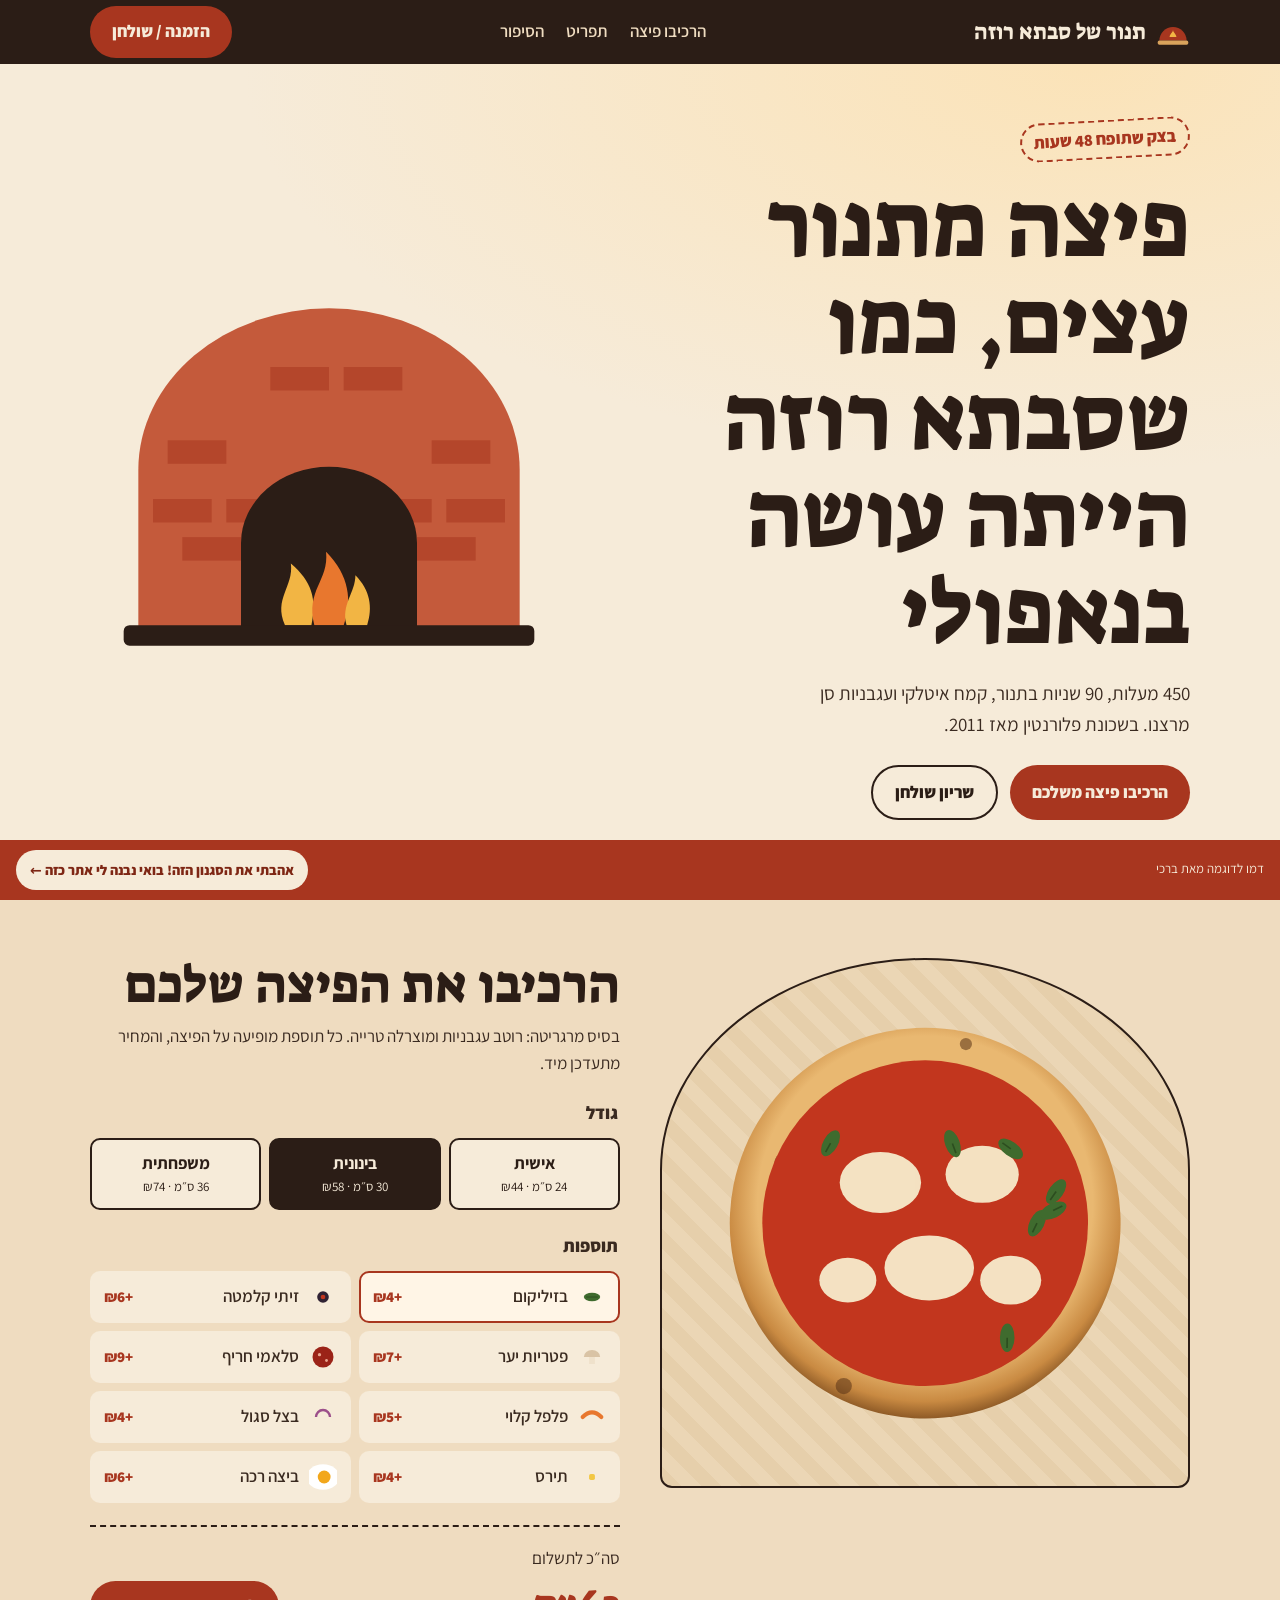
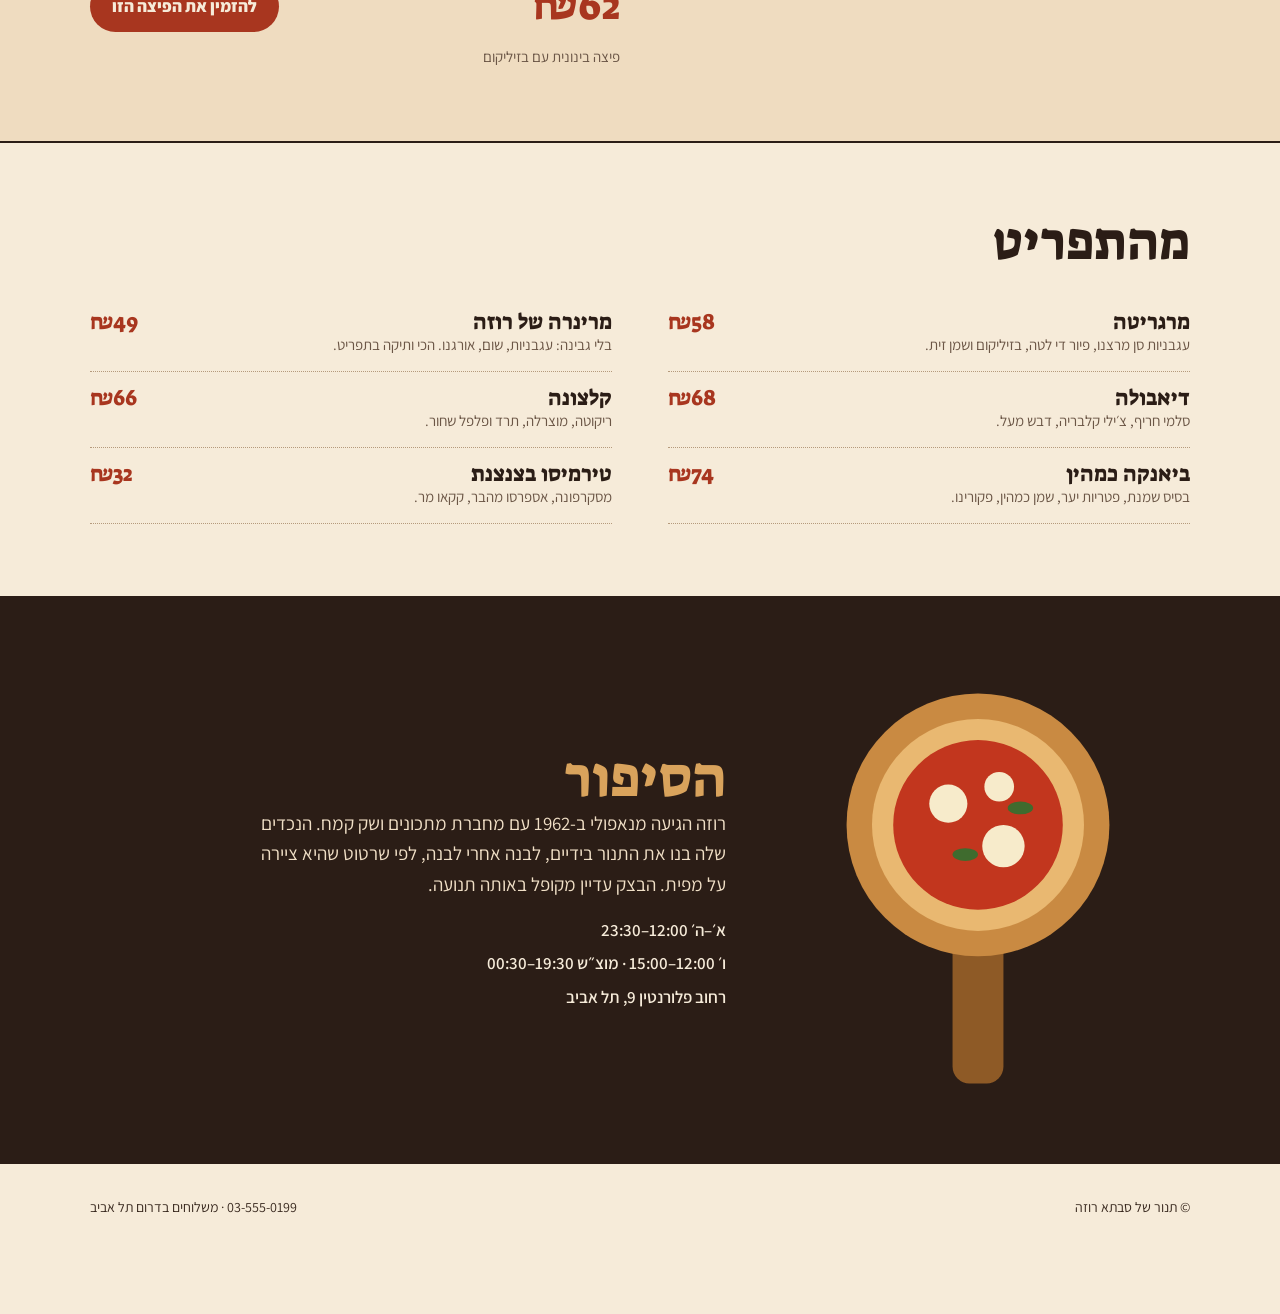
<file: Brachi-Web-main/demos/pizza.html>
<!doctype html>
<html lang="he" dir="rtl">
<head>
<meta charset="utf-8">
<meta name="viewport" content="width=device-width, initial-scale=1">
<meta name="robots" content="noindex">
<title>תנור של סבתא רוזה | דמו</title>
<link rel="icon" href="/assets/img/favicon.svg?v=2" type="image/svg+xml">
<link rel="preconnect" href="https://fonts.googleapis.com">
<link rel="preconnect" href="https://fonts.gstatic.com" crossorigin>
<link href="https://fonts.googleapis.com/css2?family=Suez+One&family=Assistant:wght@400;600;700;800&display=swap" rel="stylesheet">
<style>
:root{--cream:#F6EBD9;--cream2:#EFDCC0;--brick:#A8361F;--brick2:#7E2614;--char:#2B1D16;--basil:#3F6B2E;--crust:#D9A35C;--ink:#3A2A20}
*{box-sizing:border-box;margin:0}
[hidden]{display:none!important}
html{scroll-behavior:smooth}
body{background:var(--cream);color:var(--ink);font:400 17px/1.6 Assistant,system-ui,sans-serif;padding-block-end:64px;overflow-x:hidden}
h1,h2,h3{font-family:"Suez One",serif;font-weight:400;line-height:1.05;color:var(--char)}
button,input,select{font:inherit}
:focus-visible{outline:3px solid var(--brick);outline-offset:3px}
.wrap{max-width:1140px;margin-inline:auto;padding-inline:20px}
nav{background:var(--char);color:var(--cream)}
nav .wrap{display:flex;align-items:center;justify-content:space-between;height:64px;gap:16px}
.logo{font-family:"Suez One";font-size:22px;display:flex;align-items:center;gap:10px}
.logo svg{width:34px;height:34px}
nav .links{display:flex;gap:22px}
nav .links a{color:var(--cream2);text-decoration:none;font-weight:600}
.btn{border:0;border-radius:999px;padding:12px 22px;font-weight:800;cursor:pointer;text-decoration:none;display:inline-flex;align-items:center;gap:8px}
.btn-brick{background:var(--brick);color:var(--cream)}
.btn-brick:hover{background:var(--brick2)}
.btn-line{background:transparent;border:2px solid var(--char);color:var(--char)}
@media (max-width:720px){nav .links{display:none}}
.hero{background:radial-gradient(120% 90% at 85% 0%,#FBE3B8 0,var(--cream) 55%);padding-block:56px 64px;position:relative;overflow:hidden}
.hero .wrap{display:grid;grid-template-columns:1.1fr .9fr;gap:40px;align-items:center}
@media (max-width:820px){.hero .wrap{grid-template-columns:1fr}}
.stamp{display:inline-block;border:2px dashed var(--brick);color:var(--brick);font-weight:800;padding:4px 12px;border-radius:999px;transform:rotate(-3deg);margin-block-end:18px}
.hero h1{font-size:clamp(46px,7.5vw,92px)}
.hero p{font-size:19px;max-width:42ch;margin-block:18px 26px}
.hero .cta{display:flex;gap:12px;flex-wrap:wrap}
.oven{width:100%;max-width:440px;margin-inline:auto;display:block}
.flame{transform-origin:center bottom;animation:fl 1.4s ease-in-out infinite alternate}
.flame:nth-child(2){animation-delay:.3s}.flame:nth-child(3){animation-delay:.6s}
@keyframes fl{to{transform:scaleY(1.18) translateY(-2px)}}
section{padding-block:72px}
.builder{background:var(--cream2);border-block:2px solid var(--char)}
.builder .wrap{display:grid;grid-template-columns:1fr 1fr;gap:40px;align-items:start}
@media (max-width:860px){.builder .wrap{grid-template-columns:1fr}}
.stage{position:sticky;top:16px;display:grid;place-items:center;aspect-ratio:1;background:repeating-linear-gradient(45deg,#E6CFAB 0 14px,#EBD6B5 14px 28px);border:2px solid var(--char);border-radius:50% 50% 12px 12px/40% 40% 12px 12px}
@media (max-width:860px){.stage{position:relative;top:0}}
#pz{width:86%;transition:transform .35s cubic-bezier(.3,1.4,.5,1)}
.tp{transition:opacity .25s,transform .3s}
.tp.hide{opacity:0;transform:scale(.6)}
.tp g{transform-box:fill-box;transform-origin:center}
.panel h2{font-size:clamp(34px,5vw,52px)}
.panel>p{margin-block:10px 22px}
fieldset{border:0;padding:0;margin-block-end:22px}
legend{font-weight:800;margin-block-end:10px;font-size:18px}
.sizes{display:flex;gap:8px}
.sizes button{flex:1;background:var(--cream);border:2px solid var(--char);border-radius:10px;padding:10px;cursor:pointer;font-weight:700;color:var(--char)}
.sizes button[aria-pressed=true]{background:var(--char);color:var(--cream)}
.sizes small{display:block;font-weight:400;font-size:13px}
.tops{display:grid;grid-template-columns:repeat(2,1fr);gap:8px}
.tops button{display:flex;align-items:center;gap:10px;text-align:start;background:var(--cream);border:2px solid transparent;border-radius:10px;padding:10px 12px;cursor:pointer;color:var(--ink);font-weight:600}
.tops button[aria-pressed=true]{border-color:var(--brick);background:#FFF5E6}
.tops svg{width:28px;height:28px;flex:none}
.tops em{margin-inline-start:auto;font-style:normal;color:var(--brick);font-weight:800;font-size:15px}
.total{display:flex;align-items:center;justify-content:space-between;gap:16px;border-block-start:2px dashed var(--char);padding-block-start:18px;flex-wrap:wrap}
.total b{font-family:"Suez One";font-size:42px;color:var(--brick);font-weight:400}
.summary{font-size:15px;color:#6b5646;margin-block-start:6px}
.menu .wrap>h2{font-size:clamp(34px,5vw,52px);margin-block-end:26px}
.menu-list{columns:2;column-gap:56px}
@media (max-width:720px){.menu-list{columns:1}}
.dish{break-inside:avoid;padding-block:14px;border-block-end:1px dotted #b59a7c}
.dish h3{font-size:22px;display:flex;justify-content:space-between;gap:12px}
.dish h3 span{color:var(--brick)}
.dish p{color:#6b5646;font-size:15px}
.story{background:var(--char);color:var(--cream)}
.story .wrap{display:grid;grid-template-columns:.8fr 1.2fr;gap:40px;align-items:center}
@media (max-width:820px){.story .wrap{grid-template-columns:1fr}}
.story h2{color:var(--crust);font-size:clamp(34px,5vw,56px)}
.story p{font-size:19px;max-width:52ch;color:#F0DFC6}
.hours{display:grid;gap:6px;margin-block-start:18px;font-weight:600}
footer{padding-block:32px;font-size:14px}
footer .wrap{display:flex;justify-content:space-between;gap:16px;flex-wrap:wrap}
/* drawer */
.scrim{position:fixed;inset:0;background:rgba(43,29,22,.45);opacity:0;pointer-events:none;transition:opacity .25s;z-index:60}
.drawer{position:fixed;inset-block:0;inset-inline-start:0;width:min(420px,100%);background:var(--cream);z-index:61;transform:translateX(100%);transition:transform .3s cubic-bezier(.2,.7,.2,1);display:flex;flex-direction:column;border-inline-end:2px solid var(--char)}
[dir=rtl] .drawer{transform:translateX(100%)}
.drawer.open{transform:none}.scrim.open{opacity:1;pointer-events:auto}
.drawer header{display:flex;justify-content:space-between;align-items:center;padding:18px 20px;border-block-end:2px solid var(--char)}
.drawer header h2{font-size:28px}
.x{background:none;border:0;font-size:28px;cursor:pointer;line-height:1;color:var(--char);width:40px;height:40px}
.drawer form,.drawer .done{padding:20px;display:grid;gap:14px;overflow:auto}
.drawer label{display:grid;gap:6px;font-weight:700}
.drawer input,.drawer select{border:2px solid var(--char);background:#FFF9EF;border-radius:10px;padding:11px 12px;font-size:17px;width:100%}
.seg{display:flex;gap:6px}.seg button{flex:1;padding:10px;border-radius:10px;border:2px solid var(--char);background:#FFF9EF;cursor:pointer;font-weight:700}
.seg button[aria-pressed=true]{background:var(--char);color:var(--cream)}
.err{color:var(--brick);font-size:14px;min-height:1.2em}
.done h3{font-size:30px}
.done dl{display:grid;grid-template-columns:auto 1fr;gap:6px 14px}
.done dt{font-weight:800}
.bp-bar{position:fixed;inset-inline:0;bottom:0;z-index:50;display:flex;align-items:center;justify-content:space-between;gap:12px;padding:10px 16px;background:var(--brick);color:var(--cream);font-size:13px}
.bp-bar button{background:var(--cream);color:var(--brick2);border:0;padding:9px 14px;border-radius:999px;font-weight:800;cursor:pointer;font-size:14px}
@media (max-width:480px){.bp-bar span{display:none}.bp-bar button{width:100%}}
@media (prefers-reduced-motion:reduce){*{animation:none!important;transition:none!important}html{scroll-behavior:auto}}
</style>
</head>
<body>
<nav><div class="wrap">
  <div class="logo"><svg viewBox="0 0 40 40" aria-hidden="true"><path d="M4 30a16 16 0 0 1 32 0z" fill="#A8361F"/><rect x="2" y="30" width="36" height="5" rx="2" fill="#D9A35C"/><path d="M16 26c0-4 4-5 4-9 0 4 4 5 4 9z" fill="#F2B544"/></svg>תנור של סבתא רוזה</div>
  <div class="links"><a href="#build">הרכיבו פיצה</a><a href="#menu">תפריט</a><a href="#story">הסיפור</a></div>
  <button class="btn btn-brick" type="button" data-open>הזמנה / שולחן</button>
</div></nav>

<header class="hero"><div class="wrap">
  <div>
    <span class="stamp">בצק שתופח 48 שעות</span>
    <h1>פיצה מתנור עצים, כמו שסבתא רוזה הייתה עושה בנאפולי</h1>
    <p>450 מעלות, 90 שניות בתנור, קמח איטלקי ועגבניות סן מרצנו. בשכונת פלורנטין מאז 2011.</p>
    <div class="cta"><a class="btn btn-brick" href="#build">הרכיבו פיצה משלכם</a><button class="btn btn-line" type="button" data-open>שריון שולחן</button></div>
  </div>
  <svg class="oven" viewBox="0 0 300 260" role="img" aria-label="איור של תנור עצים בוער">
    <path d="M20 240V130a130 110 0 0 1 260 0v110z" fill="#C45A3B"/>
    <g fill="#A8361F" opacity=".55"><rect x="30" y="150" width="40" height="16"/><rect x="80" y="150" width="40" height="16"/><rect x="180" y="150" width="40" height="16"/><rect x="230" y="150" width="40" height="16"/><rect x="50" y="176" width="40" height="16"/><rect x="210" y="176" width="40" height="16"/><rect x="40" y="110" width="40" height="16"/><rect x="220" y="110" width="40" height="16"/><rect x="110" y="60" width="40" height="16"/><rect x="160" y="60" width="40" height="16"/></g>
    <path d="M90 240v-60a60 52 0 0 1 120 0v60z" fill="#2B1D16"/>
    <g><path class="flame" d="M120 236c-8-18 6-26 4-42 14 12 18 24 14 42z" fill="#F2B544"/><path class="flame" d="M140 236c-6-24 10-30 8-50 16 16 18 34 12 50z" fill="#E8772E"/><path class="flame" d="M162 236c-4-14 6-22 6-34 10 10 12 22 8 34z" fill="#F2B544"/></g>
    <rect x="10" y="236" width="280" height="14" rx="4" fill="#2B1D16"/>
  </svg>
</div></header>

<section class="builder" id="build"><div class="wrap">
  <div class="stage" aria-hidden="true">
    <svg id="pz" viewBox="0 0 200 200">
      <defs><radialGradient id="crust" cx="50%" cy="45%" r="55%"><stop offset="78%" stop-color="#E9B871"/><stop offset="92%" stop-color="#C98A42"/><stop offset="100%" stop-color="#8E5A26"/></radialGradient></defs>
      <circle cx="100" cy="100" r="96" fill="url(#crust)"/>
      <g fill="#5a3416" opacity=".55"><circle cx="30" cy="70" r="4"/><circle cx="168" cy="122" r="5"/><circle cx="120" cy="12" r="3"/><circle cx="60" cy="180" r="4"/></g>
      <circle cx="100" cy="100" r="80" fill="#C2361E"/>
      <g fill="#F7EBCB" opacity=".95"><ellipse cx="78" cy="80" rx="20" ry="15"/><ellipse cx="128" cy="76" rx="18" ry="14"/><ellipse cx="102" cy="122" rx="22" ry="16"/><ellipse cx="62" cy="128" rx="14" ry="11"/><ellipse cx="142" cy="128" rx="15" ry="12"/></g>
      <g id="layers"></g>
    </svg>
  </div>
  <div class="panel">
    <h2>הרכיבו את הפיצה שלכם</h2>
    <p>בסיס מרגריטה: רוטב עגבניות ומוצרלה טרייה. כל תוספת מופיעה על הפיצה, והמחיר מתעדכן מיד.</p>
    <fieldset><legend>גודל</legend><div class="sizes" id="sizes"></div></fieldset>
    <fieldset><legend>תוספות</legend><div class="tops" id="tops"></div></fieldset>
    <div class="total"><div><div>סה״כ לתשלום</div><b id="price">₪0</b><div class="summary" id="sum"></div></div><button class="btn btn-brick" type="button" id="orderMine">להזמין את הפיצה הזו</button></div>
  </div>
</div></section>

<section class="menu" id="menu"><div class="wrap">
  <h2>מהתפריט</h2>
  <div class="menu-list">
    <div class="dish"><h3>מרגריטה <span>₪58</span></h3><p>עגבניות סן מרצנו, פיור די לטה, בזיליקום ושמן זית.</p></div>
    <div class="dish"><h3>דיאבולה <span>₪68</span></h3><p>סלמי חריף, צ׳ילי קלבריה, דבש מעל.</p></div>
    <div class="dish"><h3>ביאנקה כמהין <span>₪74</span></h3><p>בסיס שמנת, פטריות יער, שמן כמהין, פקורינו.</p></div>
    <div class="dish"><h3>מרינרה של רוזה <span>₪49</span></h3><p>בלי גבינה: עגבניות, שום, אורגנו. הכי ותיקה בתפריט.</p></div>
    <div class="dish"><h3>קלצונה <span>₪66</span></h3><p>ריקוטה, מוצרלה, תרד ופלפל שחור.</p></div>
    <div class="dish"><h3>טירמיסו בצנצנת <span>₪32</span></h3><p>מסקרפונה, אספרסו מהבר, קקאו מר.</p></div>
  </div>
</div></section>

<section class="story" id="story"><div class="wrap">
  <svg viewBox="0 0 200 200" role="img" aria-label="איור של מרדה עץ"><rect x="88" y="120" width="24" height="76" rx="8" fill="#8E5A26"/><circle cx="100" cy="74" r="62" fill="#C98A42"/><circle cx="100" cy="74" r="50" fill="#E9B871"/><circle cx="100" cy="74" r="40" fill="#C2361E"/><g fill="#F7EBCB"><circle cx="86" cy="64" r="9"/><circle cx="112" cy="84" r="10"/><circle cx="110" cy="56" r="7"/></g><g fill="#3F6B2E"><ellipse cx="94" cy="88" rx="6" ry="3"/><ellipse cx="120" cy="66" rx="6" ry="3"/></g></svg>
  <div>
    <h2>הסיפור</h2>
    <p>רוזה הגיעה מנאפולי ב-1962 עם מחברת מתכונים ושק קמח. הנכדים שלה בנו את התנור בידיים, לבנה אחרי לבנה, לפי שרטוט שהיא ציירה על מפית. הבצק עדיין מקופל באותה תנועה.</p>
    <div class="hours"><span>א׳–ה׳ 12:00–23:30</span><span>ו׳ 12:00–15:00 · מוצ״ש 19:30–00:30</span><span>רחוב פלורנטין 9, תל אביב</span></div>
  </div>
</div></section>

<footer><div class="wrap"><span>© תנור של סבתא רוזה</span><span>03-555-0199 · משלוחים בדרום תל אביב</span></div></footer>

<div class="scrim" id="scrim"></div>
<aside class="drawer" id="drawer" role="dialog" aria-modal="true" aria-labelledby="dT" aria-hidden="true">
  <header><h2 id="dT">הזמנה או שולחן</h2><button class="x" type="button" id="close" aria-label="סגירה">×</button></header>
  <form id="form" novalidate>
    <div class="seg" role="group" aria-label="סוג"><button type="button" aria-pressed="true" data-kind="table">שולחן במסעדה</button><button type="button" aria-pressed="false" data-kind="pickup">איסוף עצמי</button></div>
    <label>שם<input name="name" autocomplete="name" required></label>
    <label>טלפון<input name="phone" type="tel" inputmode="tel" autocomplete="tel" required></label>
    <label>שעה<select name="time" id="times"></select></label>
    <label id="pplWrap">מספר סועדים<input name="people" type="number" min="1" max="14" value="2"></label>
    <p class="summary" id="cartLine"></p>
    <p class="err" id="err" role="alert"></p>
    <button class="btn btn-brick" type="submit">אישור</button>
  </form>
  <div class="done" id="done" hidden tabindex="-1"></div>
</aside>

<div class="bp-bar"><span>דמו לדוגמה מאת ברכי</span><button type="button" id="bpCta">אהבתי את הסגנון הזה! בואי נבנה לי אתר כזה ←</button></div>

<script>
(()=>{
const $=s=>document.querySelector(s),NS='http://www.w3.org/2000/svg';
const SIZES=[{id:'s',name:'אישית',d:'24 ס״מ',price:44,scale:.78},{id:'m',name:'בינונית',d:'30 ס״מ',price:58,scale:.9},{id:'l',name:'משפחתית',d:'36 ס״מ',price:74,scale:1}];
const TOPS=[
{id:'basil',name:'בזיליקום',price:4,draw:(x,y,r)=>`<ellipse cx="${x}" cy="${y}" rx="7" ry="3.6" fill="#3F6B2E" transform="rotate(${r} ${x} ${y})"/><line x1="${x-5}" y1="${y}" x2="${x+5}" y2="${y}" stroke="#2c4d1f" stroke-width=".8" transform="rotate(${r} ${x} ${y})"/>`,n:7},
{id:'olive',name:'זיתי קלמטה',price:6,draw:(x,y)=>`<circle cx="${x}" cy="${y}" r="5" fill="#2f2233"/><circle cx="${x}" cy="${y}" r="2" fill="#C2361E"/>`,n:9},
{id:'mush',name:'פטריות יער',price:7,draw:(x,y,r)=>`<g transform="rotate(${r} ${x} ${y})"><path d="M${x-7} ${y}a7 6 0 0 1 14 0z" fill="#d9c3a5"/><rect x="${x-2.5}" y="${y}" width="5" height="6" fill="#efe1cb"/></g>`,n:7},
{id:'salami',name:'סלאמי חריף',price:9,draw:(x,y)=>`<circle cx="${x}" cy="${y}" r="9" fill="#9b2318"/><circle cx="${x-3}" cy="${y-2}" r="1.4" fill="#e9a690"/><circle cx="${x+3}" cy="${y+3}" r="1.2" fill="#e9a690"/>`,n:6},
{id:'pepper',name:'פלפל קלוי',price:5,draw:(x,y,r)=>`<path d="M${x-8} ${y}q8 -8 16 0" stroke="#E8772E" stroke-width="3.5" fill="none" stroke-linecap="round" transform="rotate(${r} ${x} ${y})"/>`,n:7},
{id:'onion',name:'בצל סגול',price:4,draw:(x,y,r)=>`<path d="M${x-6} ${y}a6 6 0 0 1 12 0" stroke="#9c4f8a" stroke-width="2" fill="none" transform="rotate(${r} ${x} ${y})"/>`,n:8},
{id:'corn',name:'תירס',price:4,draw:(x,y)=>`<rect x="${x-2.5}" y="${y-2.5}" width="5" height="5" rx="1.5" fill="#F2C744"/>`,n:12},
{id:'egg',name:'ביצה רכה',price:6,draw:(x,y)=>`<ellipse cx="${x}" cy="${y}" rx="14" ry="11" fill="#fff"/><circle cx="${x+1}" cy="${y}" r="5.5" fill="#F2A71B"/>`,n:1}];
// deterministic pseudo-random positions within sauce radius
function rng(seed){let s=seed;return()=>{s=(s*16807)%2147483647;return(s-1)/2147483646;};}
const layers=$('#layers');
TOPS.forEach((t,ti)=>{
  const r=rng(ti*977+13);let out='';
  for(let i=0;i<t.n;i++){const a=r()*Math.PI*2,d=t.n===1?0:18+r()*52;out+=t.draw((100+Math.cos(a)*d).toFixed(1),(100+Math.sin(a)*d).toFixed(1),Math.round(r()*360));}
  const g=document.createElementNS(NS,'g');g.setAttribute('class','tp hide');g.dataset.id=t.id;g.innerHTML=out;layers.appendChild(g);
});
let size='m';const on=new Set(['basil']);
$('#sizes').innerHTML=SIZES.map(s=>`<button type="button" data-size="${s.id}" aria-pressed="${s.id===size}">${s.name}<small>${s.d} · ₪${s.price}</small></button>`).join('');
$('#tops').innerHTML=TOPS.map(t=>`<button type="button" data-top="${t.id}" aria-pressed="${on.has(t.id)}"><svg viewBox="-12 -12 24 24" aria-hidden="true">${t.draw(0,0,0)}</svg>${t.name}<em>+₪${t.price}</em></button>`).join('');
function cartText(){const s=SIZES.find(x=>x.id===size);const names=TOPS.filter(t=>on.has(t.id)).map(t=>t.name);return `פיצה ${s.name}${names.length?' עם '+names.join(', '):' מרגריטה'}`;}
function total(){return SIZES.find(x=>x.id===size).price+TOPS.filter(t=>on.has(t.id)).reduce((a,t)=>a+t.price,0);}
function render(){
  const s=SIZES.find(x=>x.id===size);
  $('#pz').style.transform=`scale(${s.scale})`;
  layers.querySelectorAll('.tp').forEach(g=>g.classList.toggle('hide',!on.has(g.dataset.id)));
  $('#price').textContent='₪'+total();$('#sum').textContent=cartText();
}
$('#sizes').addEventListener('click',e=>{const b=e.target.closest('button');if(!b)return;size=b.dataset.size;$('#sizes').querySelectorAll('button').forEach(x=>x.setAttribute('aria-pressed',x===b));render();});
$('#tops').addEventListener('click',e=>{const b=e.target.closest('button');if(!b)return;const id=b.dataset.top;on.has(id)?on.delete(id):on.add(id);b.setAttribute('aria-pressed',on.has(id));render();});
render();

// times: every 30 min 12:00-23:00
const times=$('#times');for(let h=12;h<=23;h++)for(const m of['00','30']){const o=document.createElement('option');o.textContent=`${h}:${m}`;times.appendChild(o);}times.value='19:30';
// drawer
const drawer=$('#drawer'),scrim=$('#scrim');let opener=null,kind='table',withPizza=false;
function open(fromPizza){opener=document.activeElement;withPizza=!!fromPizza;drawer.classList.add('open');scrim.classList.add('open');drawer.setAttribute('aria-hidden','false');
  $('#form').hidden=false;$('#done').hidden=true;$('#cartLine').textContent=withPizza?`בהזמנה: ${cartText()}, ₪${total()}`:'';
  if(withPizza)setKind('pickup');setTimeout(()=>drawer.querySelector('input[name=name]').focus(),50);}
function close(){drawer.classList.remove('open');scrim.classList.remove('open');drawer.setAttribute('aria-hidden','true');if(opener)opener.focus();}
document.querySelectorAll('[data-open]').forEach(b=>b.addEventListener('click',()=>open(false)));
$('#orderMine').addEventListener('click',()=>open(true));
$('#close').addEventListener('click',close);scrim.addEventListener('click',close);
document.addEventListener('keydown',e=>{if(e.key==='Escape'&&drawer.classList.contains('open'))close();
  if(e.key==='Tab'&&drawer.classList.contains('open')){const f=[...drawer.querySelectorAll('button,input,select,[tabindex="-1"]')].filter(x=>!x.closest('[hidden]')&&x.offsetParent!==null);if(!f.length)return;const first=f[0],last=f[f.length-1];if(e.shiftKey&&document.activeElement===first){e.preventDefault();last.focus();}else if(!e.shiftKey&&document.activeElement===last){e.preventDefault();first.focus();}}});
function setKind(k){kind=k;document.querySelectorAll('[data-kind]').forEach(x=>x.setAttribute('aria-pressed',x.dataset.kind===k));$('#pplWrap').hidden=k!=='table';}
document.querySelectorAll('[data-kind]').forEach(b=>b.addEventListener('click',()=>setKind(b.dataset.kind)));
$('#form').addEventListener('submit',e=>{e.preventDefault();const f=new FormData(e.target);const name=(f.get('name')||'').trim(),phone=(f.get('phone')||'').replace(/\D/g,'');
  if(name.length<2){$('#err').textContent='כתבו שם כדי שנדע למי לשמור.';return;}
  if(phone.length<9){$('#err').textContent='מספר הטלפון קצר מדי. בדקו שכתבתם 9–10 ספרות.';return;}
  $('#err').textContent='';const esc=s=>String(s).replace(/[&<>"]/g,c=>({'&':'&amp;','<':'&lt;','>':'&gt;','"':'&quot;'}[c]));
  const d=$('#done');d.innerHTML=`<h3>${kind==='table'?'השולחן שמור':'ההזמנה התקבלה'}, ${esc(name)}!</h3><dl><dt>סוג</dt><dd>${kind==='table'?'שולחן במסעדה':'איסוף עצמי'}</dd><dt>שעה</dt><dd>${esc(f.get('time'))}</dd>${kind==='table'?`<dt>סועדים</dt><dd>${esc(f.get('people'))}</dd>`:''}${withPizza?`<dt>פיצה</dt><dd>${esc(cartText())}, ₪${total()}</dd>`:''}<dt>טלפון</dt><dd dir="ltr">${esc(f.get('phone'))}</dd></dl><p>זה דמו, אז שום דבר לא נשלח באמת. באתר אמיתי ההזמנה מגיעה ישר למסעדה.</p><button class="btn btn-line" type="button" id="again">סגירה</button>`;
  $('#form').hidden=true;d.hidden=false;d.focus();$('#again').addEventListener('click',close);});
$('#bpCta').addEventListener('click',()=>{if(window.parent!==window)window.parent.postMessage({type:'bp:choose-style',id:'pizza'},location.origin);else location.href='/#web/contact?style=pizza';});
})();
</script>
</body>
</html>
</file>
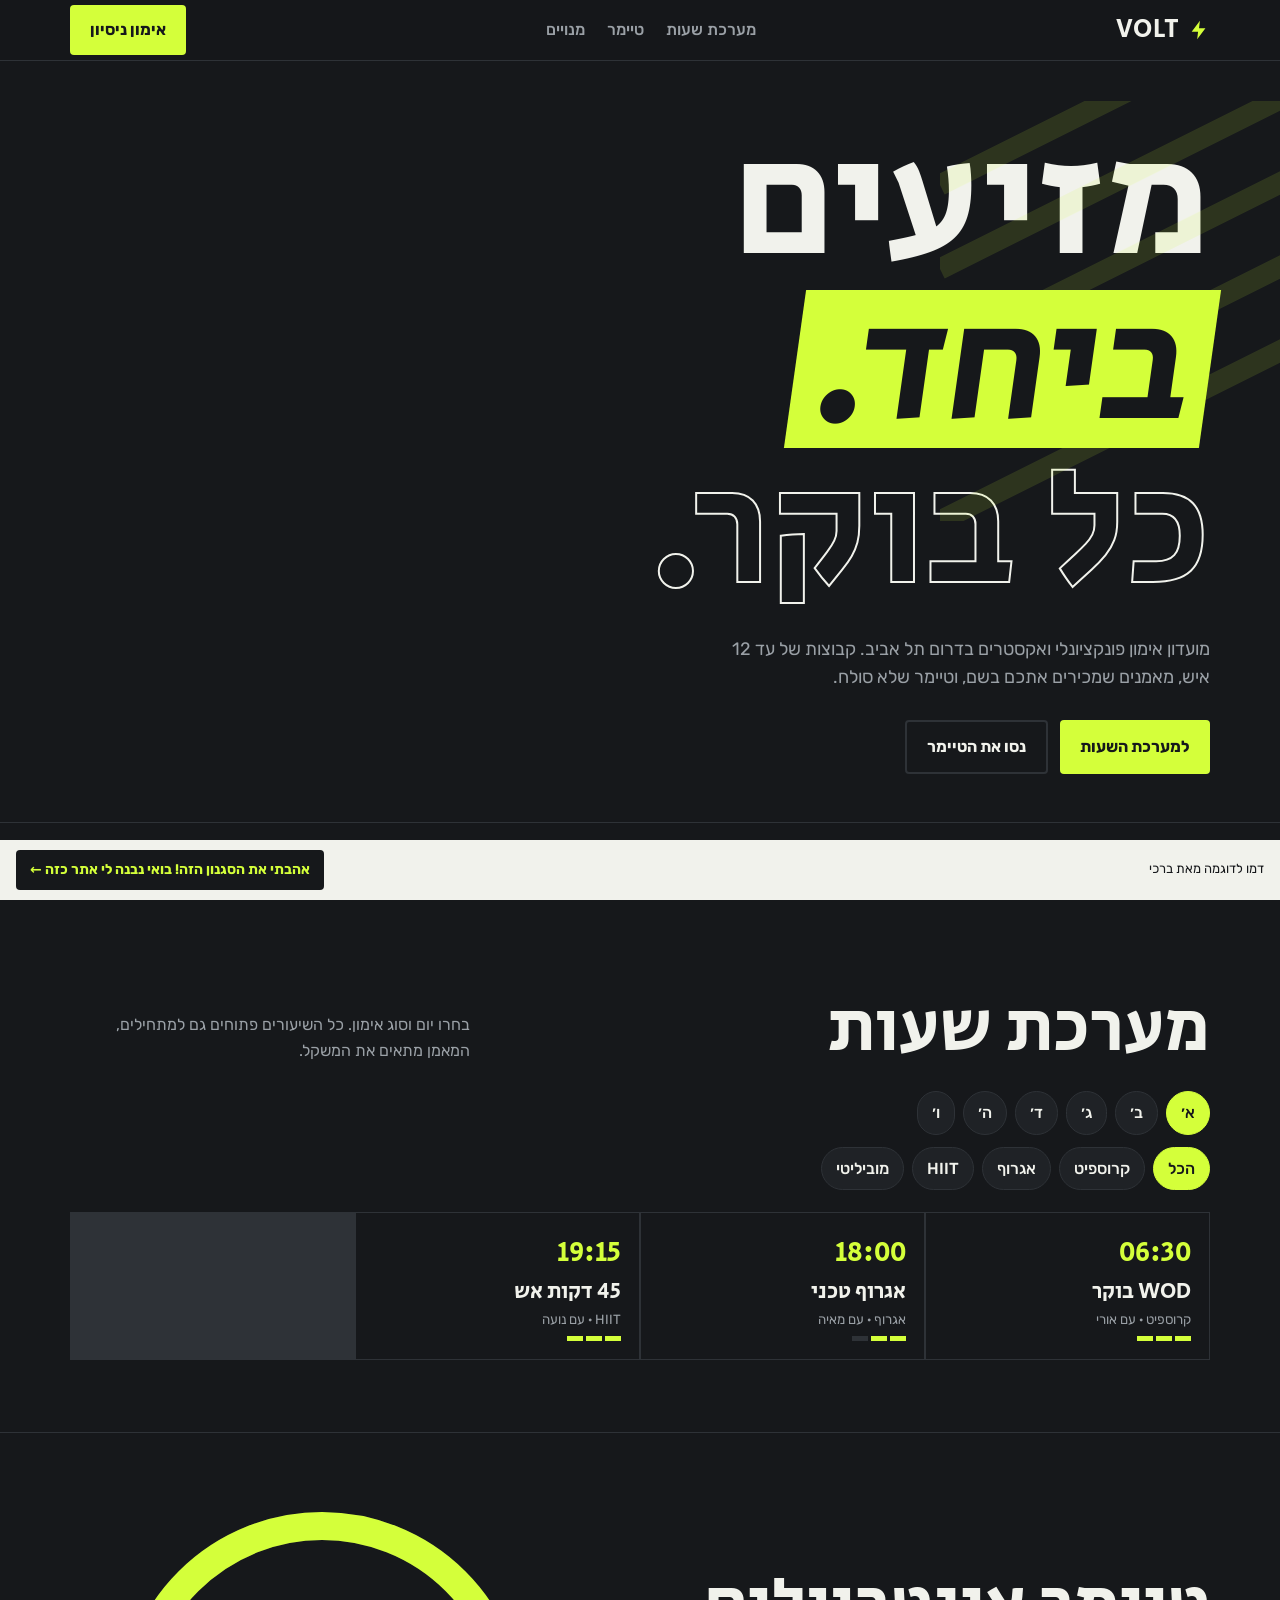
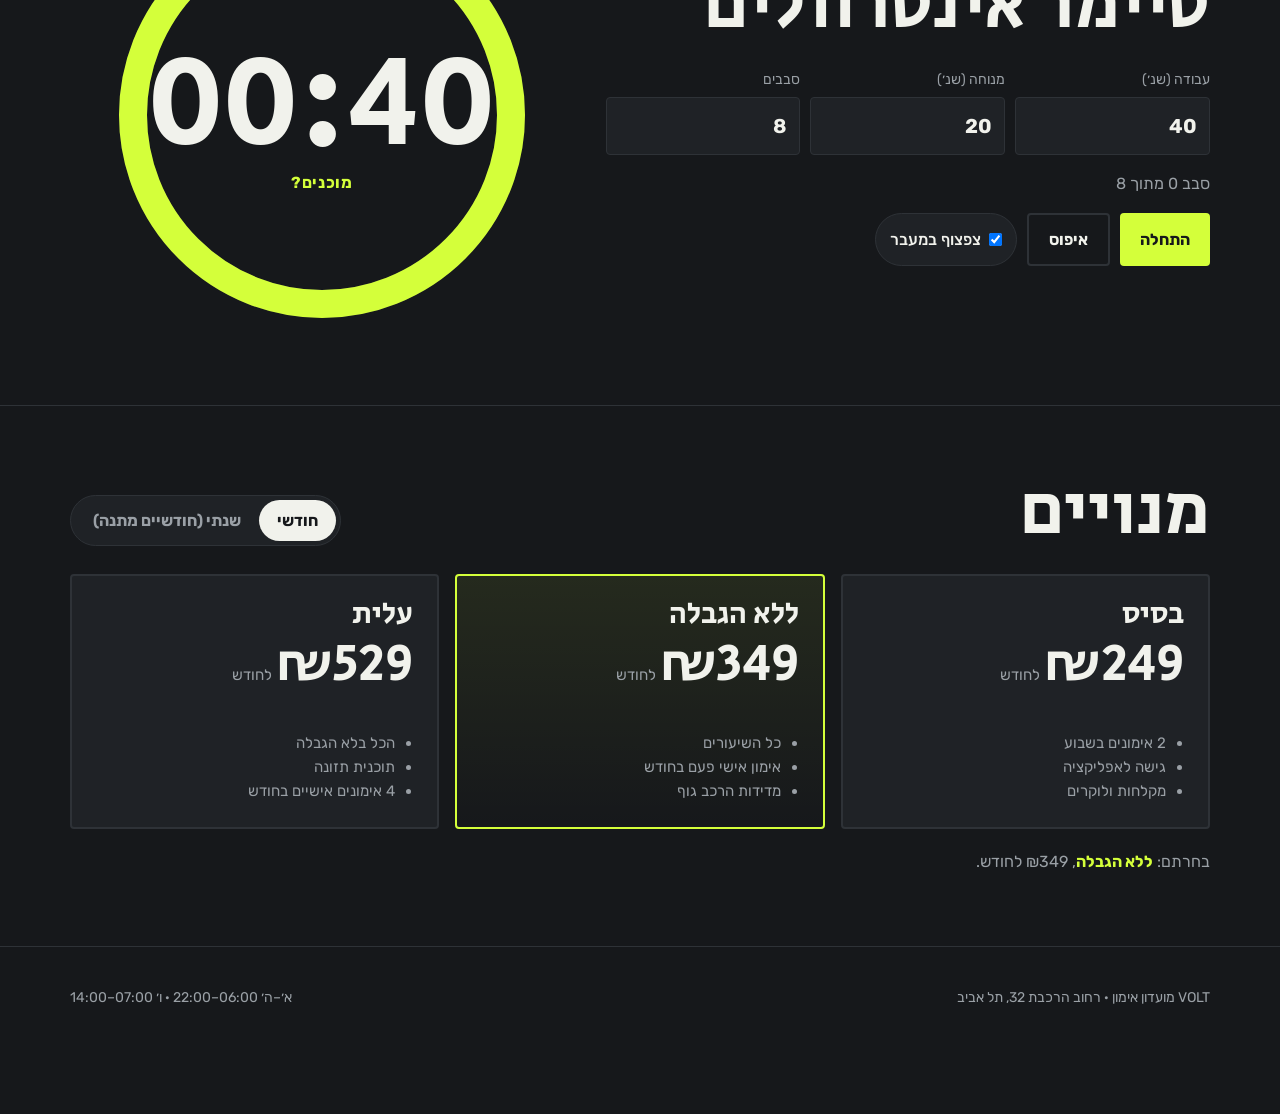
<file: Brachi-Web-main/demos/sport.html>
<!doctype html>
<html lang="he" dir="rtl">
<head>
<meta charset="utf-8">
<meta name="viewport" content="width=device-width, initial-scale=1">
<meta name="robots" content="noindex">
<title>VOLT מועדון אימון | דמו</title>
<link rel="icon" href="/assets/img/favicon.svg?v=2" type="image/svg+xml">
<link rel="preconnect" href="https://fonts.googleapis.com">
<link rel="preconnect" href="https://fonts.gstatic.com" crossorigin>
<link href="https://fonts.googleapis.com/css2?family=Secular+One&family=Rubik:wght@400;500;700&display=swap" rel="stylesheet">
<style>
:root{--carbon:#16181B;--carbon2:#1F2226;--line:#2E3237;--volt:#D4FF3A;--bone:#F1F2EC;--mute:#9AA0A6;--rest:#3AB7FF}
*{box-sizing:border-box;margin:0}
[hidden]{display:none!important}
html{scroll-behavior:smooth}
body{background:var(--carbon);color:var(--bone);font:400 16px/1.6 Rubik,system-ui,sans-serif;padding-block-end:64px;overflow-x:hidden}
h1,h2,h3,.disp{font-family:"Secular One",Rubik,sans-serif;font-weight:400;line-height:.95}
a{color:inherit}
button,input{font:inherit}
:focus-visible{outline:3px solid var(--volt);outline-offset:3px}
.wrap{max-width:1180px;margin-inline:auto;padding-inline:20px}
nav{position:sticky;top:0;z-index:10;background:rgba(22,24,27,.92);backdrop-filter:blur(8px);border-block-end:1px solid var(--line)}
nav .wrap{display:flex;align-items:center;justify-content:space-between;height:60px}
.logo{font-family:"Secular One";font-size:26px;letter-spacing:.02em;display:flex;align-items:center;gap:8px}
.logo svg{width:22px;height:22px}
nav ul{display:flex;gap:22px;list-style:none;padding:0}
nav ul a{text-decoration:none;color:var(--mute);font-weight:500}
nav ul a:hover{color:var(--volt)}
.btn{display:inline-flex;align-items:center;gap:8px;border:0;border-radius:4px;padding:12px 20px;font-weight:700;cursor:pointer;text-decoration:none}
.btn-volt{background:var(--volt);color:var(--carbon)}
.btn-ghost{background:transparent;color:var(--bone);border:2px solid var(--line)}
@media (max-width:760px){nav ul{display:none}}
/* hero */
.hero{position:relative;padding-block:64px 40px;overflow:hidden}
.hero h1{font-size:clamp(64px,13vw,168px);text-transform:none}
.hero h1 .row{display:block}
.hero h1 .slant{display:inline-block;color:var(--carbon);background:var(--volt);padding-inline:.12em;transform:skewX(-8deg);margin-block:.04em}
.hero h1 .out{color:transparent;-webkit-text-stroke:2px var(--bone)}
.hero p{max-width:46ch;color:var(--mute);font-size:18px;margin-block:22px 28px}
.hero .cta{display:flex;gap:12px;flex-wrap:wrap}
.ticker{margin-block-start:48px;border-block:1px solid var(--line);overflow:hidden;white-space:nowrap}
.ticker div{display:inline-block;padding-block:12px;font-family:"Secular One";font-size:22px;color:var(--mute);animation:tick 22s linear infinite}
.ticker span{margin-inline:24px}
.ticker b{color:var(--volt);font-weight:400}
@keyframes tick{to{transform:translateX(50%)}}
.stripes{position:absolute;inset-inline-start:-80px;top:40px;width:420px;height:420px;opacity:.12;pointer-events:none}
section{padding-block:72px;border-block-end:1px solid var(--line)}
.sec-h{display:flex;align-items:end;justify-content:space-between;gap:20px;margin-block-end:28px;flex-wrap:wrap}
.sec-h h2{font-size:clamp(40px,6vw,72px)}
.sec-h p{color:var(--mute);max-width:40ch}
/* schedule */
.filters{display:flex;flex-direction:column;gap:12px;margin-block-end:22px}
.chips{display:flex;gap:8px;flex-wrap:wrap}
.chip{background:var(--carbon2);border:1px solid var(--line);color:var(--bone);padding:8px 14px;border-radius:999px;cursor:pointer;font-weight:500}
.chip[aria-pressed=true]{background:var(--volt);color:var(--carbon);border-color:var(--volt)}
.grid{display:grid;grid-template-columns:repeat(auto-fill,minmax(230px,1fr));gap:2px;background:var(--line);border:1px solid var(--line)}
.cls{background:var(--carbon);padding:18px;display:grid;gap:6px;min-height:132px}
.cls .t{font-family:"Secular One";font-size:28px;color:var(--volt)}
.cls h3{font-size:22px}
.cls small{color:var(--mute)}
.lvl{display:flex;gap:3px}.lvl i{width:16px;height:5px;background:var(--line)}.lvl i.on{background:var(--volt)}
.empty{padding:28px;color:var(--mute);background:var(--carbon)}
/* timer */
.timer{display:grid;grid-template-columns:1.2fr 1fr;gap:32px;align-items:center}
@media (max-width:820px){.timer{grid-template-columns:1fr}}
.clock{position:relative;aspect-ratio:1;max-width:420px;width:100%;margin-inline:auto}
.clock svg{width:100%;height:100%;transform:rotate(-90deg)}
.clock .num{position:absolute;inset:0;display:grid;place-content:center;text-align:center}
.clock .num b{font-family:"Secular One";font-size:clamp(72px,16vw,128px);font-weight:400;line-height:1;font-variant-numeric:tabular-nums}
.clock .num span{font-weight:700;letter-spacing:.04em;color:var(--volt)}
.clock[data-phase=rest] .num span{color:var(--rest)}
.clock[data-phase=done] .num span{color:var(--bone)}
.ring{transition:stroke-dashoffset .25s linear,stroke .3s}
.controls{display:grid;gap:16px}
.fields{display:grid;grid-template-columns:repeat(3,1fr);gap:10px}
.fields label{display:grid;gap:6px;font-size:14px;color:var(--mute)}
.fields input{background:var(--carbon2);border:1px solid var(--line);color:var(--bone);padding:12px;border-radius:4px;font-size:20px;font-weight:700;width:100%}
.round-info{color:var(--mute)}
.row-btns{display:flex;gap:10px;flex-wrap:wrap}
/* membership */
.toggle{display:inline-flex;background:var(--carbon2);border:1px solid var(--line);border-radius:999px;padding:4px}
.toggle button{background:none;border:0;color:var(--mute);padding:8px 18px;border-radius:999px;cursor:pointer;font-weight:700}
.toggle button[aria-pressed=true]{background:var(--bone);color:var(--carbon)}
.plans{display:grid;grid-template-columns:repeat(3,1fr);gap:16px;margin-block-start:24px}
@media (max-width:820px){.plans{grid-template-columns:1fr}}
.plan{text-align:start;background:var(--carbon2);border:2px solid var(--line);color:var(--bone);padding:24px;cursor:pointer;display:grid;gap:10px;border-radius:4px;transition:border-color .2s,transform .2s}
.plan:hover{transform:translateY(-3px)}
.plan[aria-checked=true]{border-color:var(--volt);background:linear-gradient(180deg,rgba(212,255,58,.08),transparent)}
.plan h3{font-size:30px}
.price{font-family:"Secular One";font-size:52px;line-height:1}
.price small{font-family:Rubik;font-size:15px;color:var(--mute)}
.plan ul{padding-inline-start:18px;color:var(--mute);font-size:15px}
.save{color:var(--volt);font-weight:700;font-size:14px;min-height:1.4em}
.chosen{margin-block-start:20px;color:var(--mute)}
.chosen b{color:var(--volt)}
footer{padding-block:40px;color:var(--mute);font-size:14px}
footer .wrap{display:flex;justify-content:space-between;gap:20px;flex-wrap:wrap}
/* demo bar */
.bp-bar{position:fixed;inset-inline:0;bottom:0;z-index:50;display:flex;align-items:center;justify-content:space-between;gap:12px;padding:10px 16px;background:var(--bone);color:var(--carbon);font-size:13px}
.bp-bar button{background:var(--carbon);color:var(--volt);border:0;padding:9px 14px;border-radius:4px;font-weight:700;cursor:pointer;font-size:14px}
@media (max-width:480px){.bp-bar span{display:none}.bp-bar button{width:100%}}
@media (prefers-reduced-motion:reduce){*{animation:none!important;transition:none!important}html{scroll-behavior:auto}}
</style>
</head>
<body>
<nav><div class="wrap">
  <div class="logo"><svg viewBox="0 0 24 24" aria-hidden="true"><path d="M13 2 4 14h7l-1 8 9-12h-7z" fill="#D4FF3A"/></svg>VOLT</div>
  <ul><li><a href="#schedule">מערכת שעות</a></li><li><a href="#timer">טיימר</a></li><li><a href="#join">מנויים</a></li></ul>
  <a class="btn btn-volt" href="#join">אימון ניסיון</a>
</div></nav>

<header class="hero"><div class="wrap">
  <svg class="stripes" viewBox="0 0 200 200" aria-hidden="true"><g stroke="#D4FF3A" stroke-width="10">
    <line x1="0" y1="40" x2="200" y2="-60"/><line x1="0" y1="80" x2="200" y2="-20"/><line x1="0" y1="120" x2="200" y2="20"/><line x1="0" y1="160" x2="200" y2="60"/><line x1="0" y1="200" x2="200" y2="100"/></g></svg>
  <h1><span class="row">מזיעים</span><span class="row"><span class="slant">ביחד.</span></span><span class="row out">כל בוקר.</span></h1>
  <p>מועדון אימון פונקציונלי ואקסטרים בדרום תל אביב. קבוצות של עד 12 איש, מאמנים שמכירים אתכם בשם, וטיימר שלא סולח.</p>
  <div class="cta"><a class="btn btn-volt" href="#schedule">למערכת השעות</a><a class="btn btn-ghost" href="#timer">נסו את הטיימר</a></div>
</div>
<div class="ticker" aria-hidden="true"><div id="tk"><span>קרוספיט <b>/</b></span><span>אגרוף <b>/</b></span><span>HIIT <b>/</b></span><span>מוביליטי <b>/</b></span><span>ריצה <b>/</b></span><span>חתירה <b>/</b></span></div></div>
</header>

<section id="schedule"><div class="wrap">
  <div class="sec-h"><h2>מערכת שעות</h2><p>בחרו יום וסוג אימון. כל השיעורים פתוחים גם למתחילים, המאמן מתאים את המשקל.</p></div>
  <div class="filters">
    <div class="chips" role="group" aria-label="יום" id="days"></div>
    <div class="chips" role="group" aria-label="סוג אימון" id="types"></div>
  </div>
  <div class="grid" id="sched" aria-live="polite"></div>
</div></section>

<section id="timer"><div class="wrap timer">
  <div>
    <div class="sec-h"><h2>טיימר אינטרוולים</h2></div>
    <div class="controls">
      <div class="fields">
        <label>עבודה (שנ׳)<input id="work" type="number" min="5" max="300" value="40" inputmode="numeric"></label>
        <label>מנוחה (שנ׳)<input id="rest" type="number" min="0" max="300" value="20" inputmode="numeric"></label>
        <label>סבבים<input id="rounds" type="number" min="1" max="50" value="8" inputmode="numeric"></label>
      </div>
      <p class="round-info" id="rinfo">סבב 0 מתוך 8</p>
      <div class="row-btns">
        <button class="btn btn-volt" id="startBtn" type="button">התחלה</button>
        <button class="btn btn-ghost" id="resetBtn" type="button">איפוס</button>
        <label class="chip" style="display:inline-flex;gap:8px;align-items:center"><input type="checkbox" id="beep" checked> צפצוף במעבר</label>
      </div>
    </div>
  </div>
  <div class="clock" id="clock" data-phase="work">
    <svg viewBox="0 0 120 120" aria-hidden="true"><circle cx="60" cy="60" r="54" fill="none" stroke="#2E3237" stroke-width="8"/>
      <circle class="ring" id="ring" cx="60" cy="60" r="54" fill="none" stroke="#D4FF3A" stroke-width="8" stroke-linecap="round" stroke-dasharray="339.3" stroke-dashoffset="0"/></svg>
    <div class="num" role="timer" aria-live="off"><b id="count">00:40</b><span id="phase">מוכנים?</span></div>
  </div>
</div></section>

<section id="join"><div class="wrap">
  <div class="sec-h"><h2>מנויים</h2>
    <div class="toggle" role="group" aria-label="תדירות תשלום"><button type="button" aria-pressed="true" data-bill="m">חודשי</button><button type="button" aria-pressed="false" data-bill="y">שנתי (חודשיים מתנה)</button></div>
  </div>
  <div class="plans" role="radiogroup" aria-label="בחירת מנוי" id="plans"></div>
  <p class="chosen" id="chosen" aria-live="polite"></p>
</div></section>

<footer><div class="wrap"><span>VOLT מועדון אימון · רחוב הרכבת 32, תל אביב</span><span>א׳–ה׳ 06:00–22:00 · ו׳ 07:00–14:00</span></div></footer>

<div class="bp-bar"><span>דמו לדוגמה מאת ברכי</span><button type="button" id="bpCta">אהבתי את הסגנון הזה! בואי נבנה לי אתר כזה ←</button></div>

<script>
(()=>{
const $=s=>document.querySelector(s);
// ticker doubling for seamless loop
const tk=$('#tk');tk.innerHTML+=tk.innerHTML;

// schedule
const DAYS=['א׳','ב׳','ג׳','ד׳','ה׳','ו׳'];
const TYPES=['הכל','קרוספיט','אגרוף','HIIT','מוביליטי'];
const CLASSES=[
['א׳','06:30','קרוספיט','WOD בוקר','אורי',3],['א׳','18:00','אגרוף','אגרוף טכני','מאיה',2],['א׳','19:15','HIIT','45 דקות אש','נועה',3],
['ב׳','07:00','מוביליטי','פתיחת גוף','דניאל',1],['ב׳','18:30','קרוספיט','כוח וטכניקה','אורי',2],['ב׳','20:00','אגרוף','ספארינג קל','מאיה',3],
['ג׳','06:30','HIIT','אינטרוולים','נועה',3],['ג׳','19:00','מוביליטי','יוגה לספורטאים','דניאל',1],
['ד׳','06:30','קרוספיט','WOD בוקר','אורי',3],['ד׳','18:00','אגרוף','שקים ומיטים','מאיה',2],['ד׳','19:30','HIIT','טבטה כפול','נועה',3],
['ה׳','07:00','מוביליטי','שחרור ירכיים','דניאל',1],['ה׳','18:30','קרוספיט','אימון זוגות','אורי',2],
['ו׳','08:00','HIIT','ריצה + חוגים','נועה',2],['ו׳','09:30','קרוספיט','אימון קהילה','אורי',2]];
let day='א׳',type='הכל';
function chipRow(el,list,get,set){
  el.innerHTML=list.map(v=>`<button type="button" class="chip" aria-pressed="${v===get()}">${v}</button>`).join('');
  el.addEventListener('click',e=>{const b=e.target.closest('button');if(!b)return;set(b.textContent);el.querySelectorAll('button').forEach(x=>x.setAttribute('aria-pressed',x===b));render();});
}
chipRow($('#days'),DAYS,()=>day,v=>day=v);
chipRow($('#types'),TYPES,()=>type,v=>type=v);
function render(){
  const rows=CLASSES.filter(c=>c[0]===day&&(type==='הכל'||c[2]===type));
  $('#sched').innerHTML=rows.length?rows.map(c=>`<article class="cls"><span class="t">${c[1]}</span><h3>${c[3]}</h3><small>${c[2]} · עם ${c[4]}</small><span class="lvl" aria-label="רמת עצימות ${c[5]} מתוך 3">${[1,2,3].map(i=>`<i class="${i<=c[5]?'on':''}"></i>`).join('')}</span></article>`).join('')
  :`<p class="empty">אין שיעור ${type} ביום ${day}. נסו יום אחר.</p>`;
}
render();

// timer
const work=$('#work'),rest=$('#rest'),rounds=$('#rounds'),count=$('#count'),phaseEl=$('#phase'),clock=$('#clock'),ring=$('#ring'),startBtn=$('#startBtn'),rinfo=$('#rinfo');
const C=339.3;let st={phase:'idle',round:0,left:0,total:0,timer:null,last:0};let actx=null;
const clamp=(v,a,b)=>Math.max(a,Math.min(b,Math.round(+v||0)));
const fmt=s=>{s=Math.max(0,Math.ceil(s));return String(Math.floor(s/60)).padStart(2,'0')+':'+String(s%60).padStart(2,'0')};
function beep(f,d){if(!$('#beep').checked||!actx)return;try{const o=actx.createOscillator(),g=actx.createGain();o.frequency.value=f;o.connect(g);g.connect(actx.destination);g.gain.setValueAtTime(.2,actx.currentTime);g.gain.exponentialRampToValueAtTime(.001,actx.currentTime+d);o.start();o.stop(actx.currentTime+d);}catch(e){}}
function paint(){
  count.textContent=fmt(st.phase==='idle'?clamp(work.value,5,300):st.left);
  const frac=st.total?st.left/st.total:1;ring.style.strokeDashoffset=String(C*(1-frac));
  const ph=st.phase;clock.dataset.phase=ph==='rest'?'rest':ph==='done'?'done':'work';
  ring.style.stroke=ph==='rest'?'#3AB7FF':ph==='done'?'#F1F2EC':'#D4FF3A';
  phaseEl.textContent={idle:'מוכנים?',work:'עבודה!',rest:'מנוחה',done:'סיימתם. כל הכבוד',paused:'בהשהיה'}[ph]||'';
  rinfo.textContent=`סבב ${st.round} מתוך ${clamp(rounds.value,1,50)}`;
}
function setPhase(p){
  st.phase=p;
  if(p==='work'){st.round++;st.total=st.left=clamp(work.value,5,300);beep(880,.25);}
  if(p==='rest'){st.total=st.left=clamp(rest.value,0,300);beep(440,.35);if(st.total===0)return next();}
  if(p==='done'){stopTick();st.left=0;st.total=1;startBtn.textContent='התחלה';beep(660,.6);}
}
function next(){ if(st.phase==='work'){ if(st.round>=clamp(rounds.value,1,50))setPhase('done');else setPhase('rest'); } else if(st.phase==='rest')setPhase('work'); }
function tick(){const now=performance.now();st.left-=(now-st.last)/1000;st.last=now;if(st.left<=0)next();paint();}
function stopTick(){clearInterval(st.timer);st.timer=null;}
startBtn.addEventListener('click',()=>{
  if(!actx){try{actx=new (window.AudioContext||window.webkitAudioContext)();}catch(e){}}
  if(st.timer){stopTick();st.resume=st.phase;st.phase='paused';startBtn.textContent='המשך';paint();return;}
  if(st.phase==='paused'){st.phase=st.resume;}
  else if(st.phase==='idle'||st.phase==='done'){st.round=0;setPhase('work');}
  st.last=performance.now();st.timer=setInterval(tick,200);startBtn.textContent='השהיה';paint();
});
$('#resetBtn').addEventListener('click',()=>{stopTick();st={phase:'idle',round:0,left:0,total:0,timer:null,last:0};startBtn.textContent='התחלה';paint();});
[work,rest,rounds].forEach(i=>i.addEventListener('input',()=>{if(st.phase==='idle')paint();}));
paint();

// membership
const PLANS=[{id:'basic',name:'בסיס',m:249,feat:['2 אימונים בשבוע','גישה לאפליקציה','מקלחות ולוקרים']},
{id:'pro',name:'ללא הגבלה',m:349,feat:['כל השיעורים','אימון אישי פעם בחודש','מדידות הרכב גוף']},
{id:'elite',name:'עלית',m:529,feat:['הכל בלא הגבלה','תוכנית תזונה','4 אימונים אישיים בחודש']}];
let bill='m',chosen='pro';
function renderPlans(){
  $('#plans').innerHTML=PLANS.map(p=>{const price=bill==='m'?p.m:Math.round(p.m*10/12);
  return `<button type="button" class="plan" role="radio" aria-checked="${p.id===chosen}" data-id="${p.id}"><h3>${p.name}</h3><div class="price">₪${price}<small> לחודש</small></div><div class="save">${bill==='y'?`חיסכון של ₪${p.m*2} בשנה`:''}</div><ul>${p.feat.map(f=>`<li>${f}</li>`).join('')}</ul></button>`}).join('');
  const p=PLANS.find(x=>x.id===chosen);const price=bill==='m'?p.m:Math.round(p.m*10/12);
  $('#chosen').innerHTML=`בחרתם: <b>${p.name}</b>, ₪${price} לחודש${bill==='y'?' בתשלום שנתי של ₪'+p.m*10:''}.`;
}
$('#plans').addEventListener('click',e=>{const b=e.target.closest('.plan');if(!b)return;chosen=b.dataset.id;renderPlans();$('#plans [data-id="'+chosen+'"]').focus();});
$('#plans').addEventListener('keydown',e=>{const i=PLANS.findIndex(p=>p.id===chosen);let n=i;if(e.key==='ArrowLeft'||e.key==='ArrowDown')n=(i+1)%3;else if(e.key==='ArrowRight'||e.key==='ArrowUp')n=(i+2)%3;else return;e.preventDefault();chosen=PLANS[n].id;renderPlans();$('#plans [data-id="'+chosen+'"]').focus();});
document.querySelectorAll('[data-bill]').forEach(b=>b.addEventListener('click',()=>{bill=b.dataset.bill;document.querySelectorAll('[data-bill]').forEach(x=>x.setAttribute('aria-pressed',x===b));renderPlans();}));
renderPlans();

// CTA
$('#bpCta').addEventListener('click',()=>{if(window.parent!==window)window.parent.postMessage({type:'bp:choose-style',id:'sport'},location.origin);else location.href='/#web/contact?style=sport';});
})();
</script>
</body>
</html>
</file>
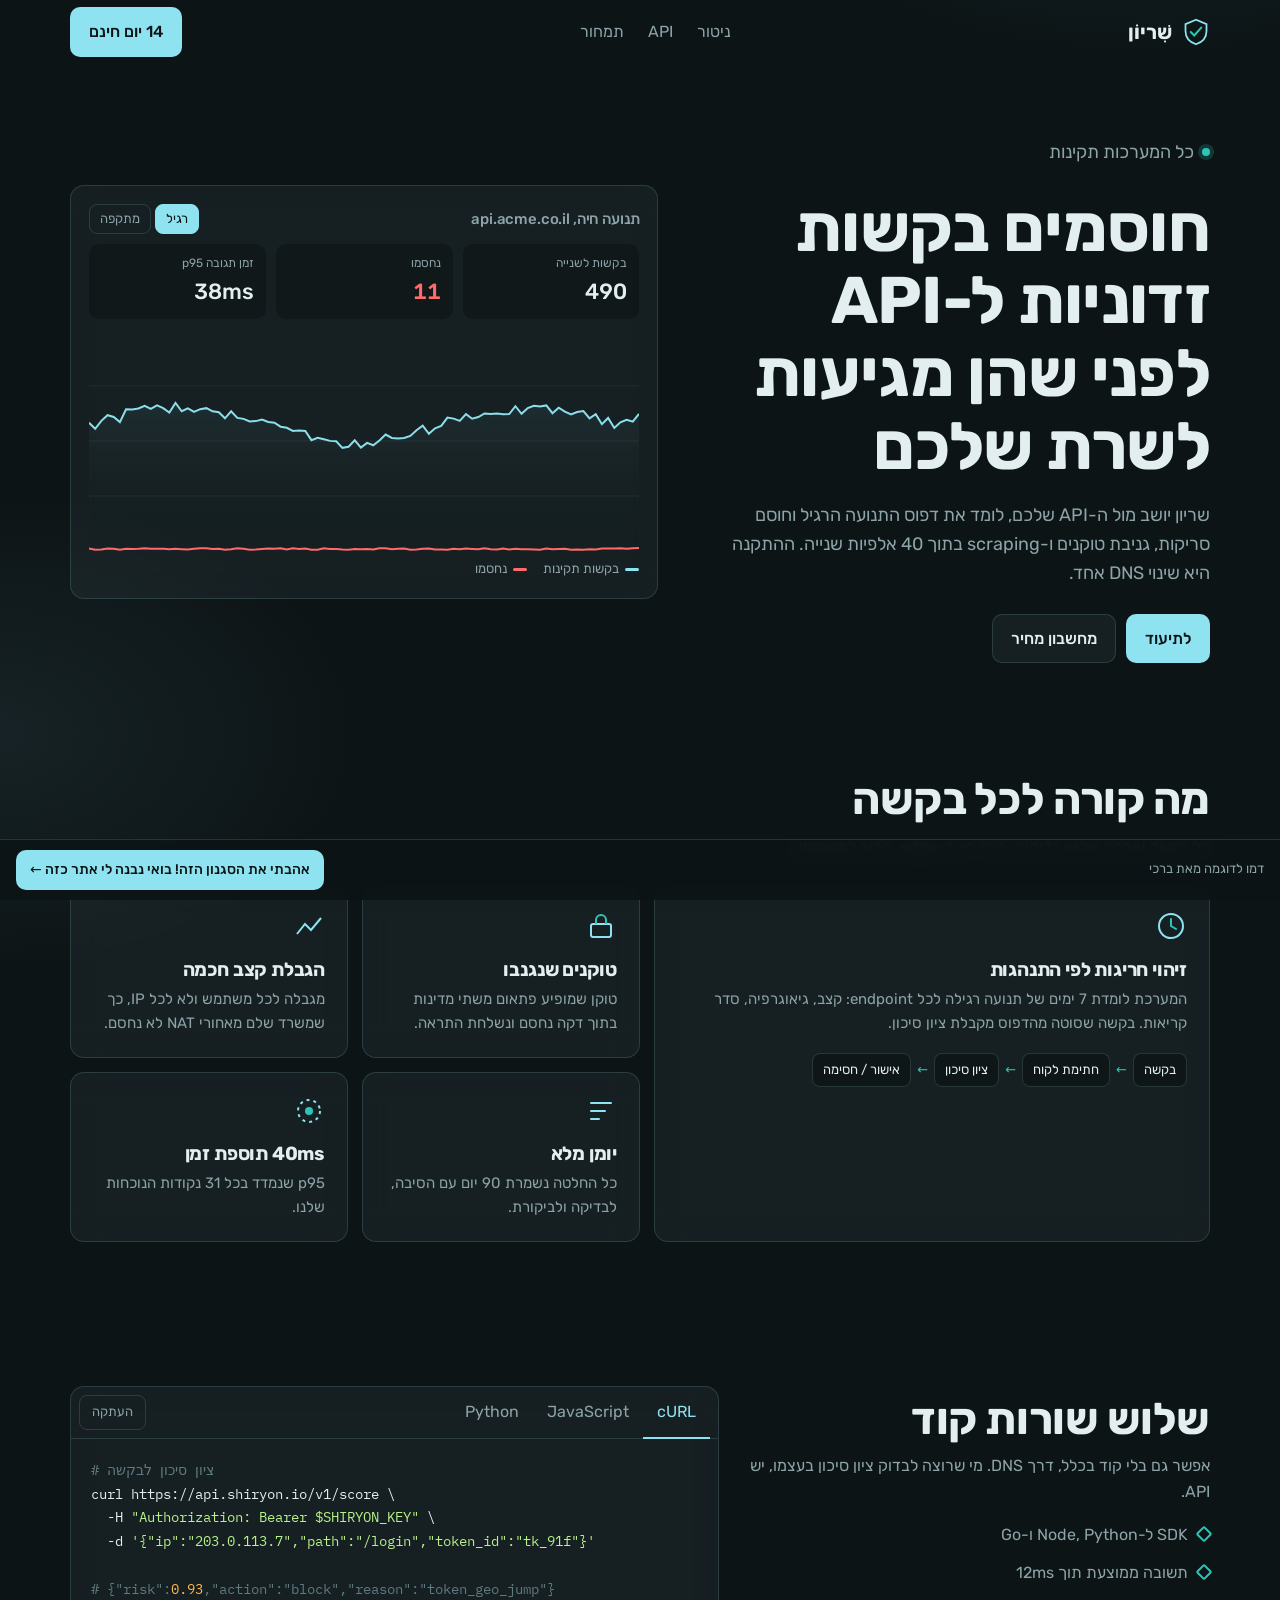
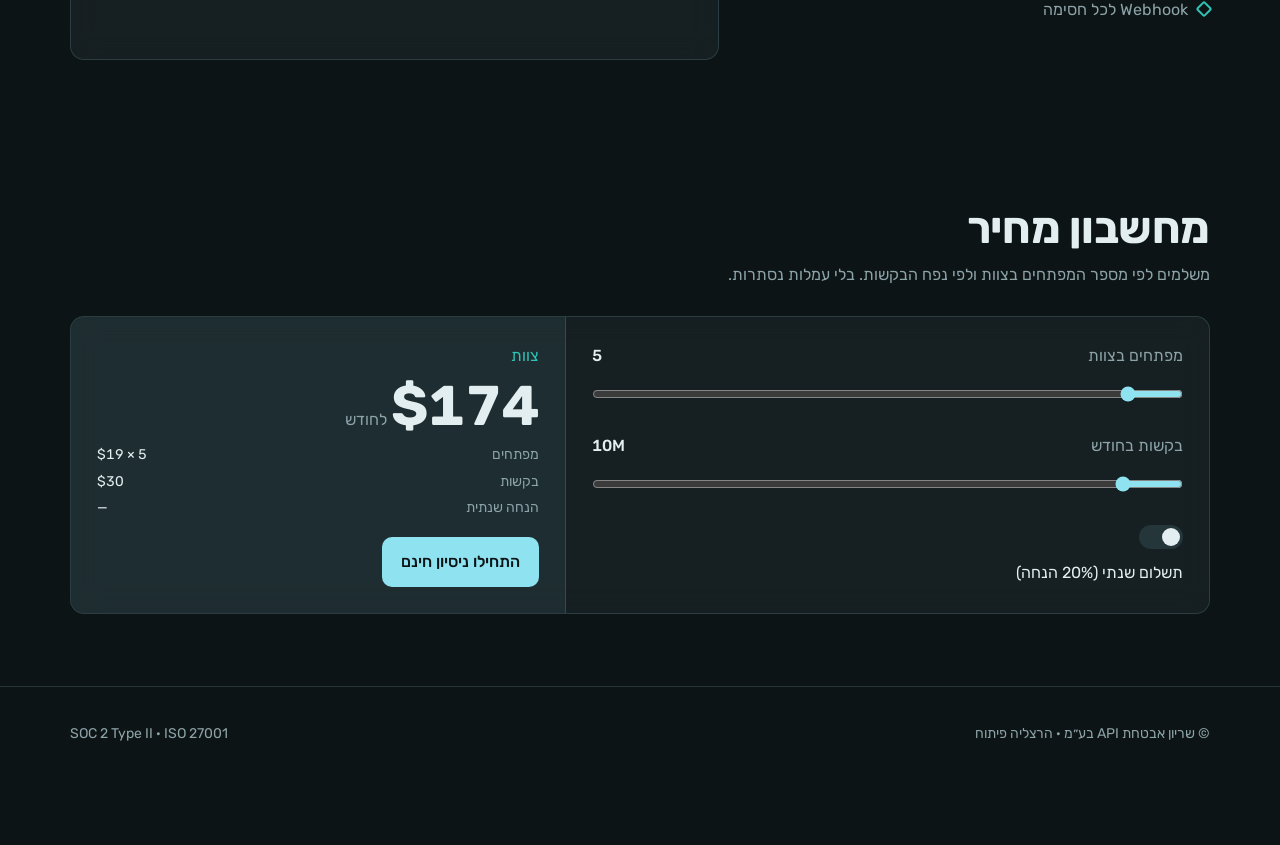
<file: Brachi-Web-main/demos/tech.html>
<!doctype html>
<html lang="he" dir="rtl">
<head>
<meta charset="utf-8">
<meta name="viewport" content="width=device-width, initial-scale=1">
<meta name="robots" content="noindex">
<title>שִׁריוֹן | הגנת API בזמן אמת | דמו</title>
<link rel="icon" href="/assets/img/favicon.svg?v=2" type="image/svg+xml">
<link rel="preconnect" href="https://fonts.googleapis.com">
<link rel="preconnect" href="https://fonts.gstatic.com" crossorigin>
<link href="https://fonts.googleapis.com/css2?family=Rubik:wght@400;500;700&family=IBM+Plex+Mono:wght@400;500&display=swap" rel="stylesheet">
<style>
:root{--obs:#0D1416;--obs2:#121C1F;--glass:rgba(160,220,230,.06);--edge:rgba(160,220,230,.16);--ice:#8FE3F0;--teal:#2EC4B6;--warn:#FFB84D;--bad:#FF6B6B;--txt:#E3EEF0;--mute:#8CA3A8}
*{box-sizing:border-box;margin:0}
[hidden]{display:none!important}
html{scroll-behavior:smooth}
body{background:var(--obs);color:var(--txt);font:400 16px/1.6 Rubik,system-ui,sans-serif;padding-block-end:64px;overflow-x:hidden;
  background-image:radial-gradient(800px 500px at 90% -10%,rgba(46,196,182,.14),transparent 60%),radial-gradient(600px 400px at 0% 30%,rgba(143,227,240,.07),transparent 60%)}
h1,h2,h3{font-weight:700;line-height:1.1;letter-spacing:-.01em}
code,pre,.mono{font-family:"IBM Plex Mono",ui-monospace,monospace}
button,input{font:inherit;color:inherit}
a{color:inherit}
:focus-visible{outline:2px solid var(--ice);outline-offset:3px}
.wrap{max-width:1180px;margin-inline:auto;padding-inline:20px}
.glass{background:var(--glass);border:1px solid var(--edge);border-radius:14px;backdrop-filter:blur(14px)}
nav .wrap{display:flex;align-items:center;justify-content:space-between;height:64px}
.logo{display:flex;align-items:center;gap:10px;font-weight:700;font-size:20px}
.logo svg{width:28px;height:28px}
nav ul{display:flex;gap:24px;list-style:none;padding:0;color:var(--mute)}
nav a{color:inherit;text-decoration:none}nav ul a:hover{color:var(--txt)}
.btn{display:inline-flex;align-items:center;gap:8px;border-radius:10px;padding:11px 18px;font-weight:500;cursor:pointer;text-decoration:none;border:1px solid transparent}
.btn-ice{background:var(--ice);color:var(--obs)}
.btn-edge{border-color:var(--edge);background:var(--glass)}
@media (max-width:760px){nav ul{display:none}}
.hero{padding-block:56px 40px}
.hero .wrap{display:grid;grid-template-columns:1fr 1.15fr;gap:40px;align-items:center}
@media (max-width:900px){.hero .wrap{grid-template-columns:1fr}}
.status{display:inline-flex;align-items:center;gap:8px;font-size:14px;color:var(--teal);margin-block-end:16px}
.status i{width:8px;height:8px;border-radius:50%;background:var(--teal);box-shadow:0 0 0 4px rgba(46,196,182,.2);animation:pulse 2s infinite}
@keyframes pulse{50%{box-shadow:0 0 0 8px rgba(46,196,182,0)}}
.hero h1{font-size:clamp(38px,5.6vw,66px)}
.hero p{color:var(--mute);font-size:18px;max-width:46ch;margin-block:18px 26px}
.hero .cta{display:flex;gap:10px;flex-wrap:wrap}
/* telemetry */
.tele{padding:18px}
.tele-h{display:flex;justify-content:space-between;align-items:center;gap:10px;margin-block-end:10px;flex-wrap:wrap}
.tele-h h2{font-size:15px;font-weight:500;color:var(--mute)}
.range{display:flex;gap:4px}
.range button{background:none;border:1px solid var(--edge);border-radius:8px;padding:4px 10px;font-size:13px;cursor:pointer;color:var(--mute)}
.range button[aria-pressed=true]{background:var(--ice);color:var(--obs);border-color:var(--ice)}
.kpis{display:grid;grid-template-columns:repeat(3,1fr);gap:10px;margin-block-end:12px}
.kpi{padding:10px 12px;border-radius:10px;background:rgba(0,0,0,.25)}
.kpi small{color:var(--mute);font-size:12px;display:block}
.kpi b{font-size:22px;font-weight:500;font-variant-numeric:tabular-nums}
.kpi.bad b{color:var(--bad)}
canvas{width:100%;height:220px;display:block}
.legend{display:flex;gap:16px;font-size:13px;color:var(--mute);margin-block-start:8px}
.legend i{display:inline-block;width:14px;height:3px;border-radius:2px;vertical-align:middle;margin-inline-end:6px}
section{padding-block:72px}
.sec-h{margin-block-end:28px;max-width:640px}
.sec-h h2{font-size:clamp(30px,4vw,44px)}
.sec-h p{color:var(--mute);margin-block-start:10px}
/* features */
.feats{display:grid;grid-template-columns:2fr 1fr 1fr;gap:14px}
.feats .glass{padding:22px}
.feats .glass:first-child{grid-row:span 2}
.feats h3{font-size:19px;margin-block:10px 6px}
.feats p{color:var(--mute);font-size:15px}
.feats svg{width:32px;height:32px}
@media (max-width:860px){.feats{grid-template-columns:1fr}.feats .glass:first-child{grid-row:auto}}
.flow{margin-block-start:18px;display:flex;gap:6px;align-items:center;flex-wrap:wrap;font-size:13px}
.flow span{padding:6px 10px;border-radius:8px;background:rgba(0,0,0,.3);border:1px solid var(--edge)}
.flow b{color:var(--teal);font-weight:400}
/* code */
.code{overflow:hidden}
.tabs{display:flex;border-block-end:1px solid var(--edge);padding-inline:8px;align-items:center}
.tabs [role=tab]{background:none;border:0;padding:12px 14px;cursor:pointer;color:var(--mute);border-block-end:2px solid transparent;margin-block-end:-1px}
.tabs [role=tab][aria-selected=true]{color:var(--ice);border-color:var(--ice)}
.copy{margin-inline-start:auto;background:none;border:1px solid var(--edge);border-radius:8px;padding:6px 12px;cursor:pointer;font-size:13px;color:var(--mute)}
pre{padding:20px;overflow:auto;font-size:14px;line-height:1.7;direction:ltr;text-align:left;min-height:220px}
.k{color:var(--ice)}.s{color:#B8F28B}.c{color:#5f7a80}.n{color:var(--warn)}
.code-grid{display:grid;grid-template-columns:1fr 1.4fr;gap:28px;align-items:center}
@media (max-width:860px){.code-grid{grid-template-columns:1fr}}
.code-grid ul{list-style:none;padding:0;display:grid;gap:12px;color:var(--mute)}
.code-grid li::before{content:"";display:inline-block;width:8px;height:8px;border:2px solid var(--teal);border-radius:2px;margin-inline-end:10px;transform:rotate(45deg)}
/* pricing calc */
.calc{display:grid;grid-template-columns:1.3fr 1fr;gap:0;overflow:hidden}
@media (max-width:860px){.calc{grid-template-columns:1fr}}
.calc .in{padding:26px;display:grid;gap:22px}
.calc label{display:grid;gap:8px}
.calc .lab{display:flex;justify-content:space-between;color:var(--mute)}
.calc .lab output{color:var(--txt);font-weight:500;font-variant-numeric:tabular-nums}
input[type=range]{width:100%;accent-color:var(--ice);height:28px}
.sw{display:flex;align-items:center;gap:12px;cursor:pointer}
.sw input{appearance:none;width:44px;height:24px;border-radius:999px;background:#25363a;position:relative;cursor:pointer;transition:background .2s}
.sw input::after{content:"";position:absolute;top:3px;inset-inline-start:3px;width:18px;height:18px;border-radius:50%;background:var(--txt);transition:inset-inline-start .2s}
.sw input:checked{background:var(--teal)}.sw input:checked::after{inset-inline-start:23px}
.calc .out{padding:26px;background:rgba(143,227,240,.07);border-inline-start:1px solid var(--edge);display:grid;align-content:center;gap:10px}
.calc .big{font-size:56px;font-weight:700;font-variant-numeric:tabular-nums;line-height:1}
.calc .big small{font-size:16px;font-weight:400;color:var(--mute)}
.calc .tier{color:var(--teal)}
.calc dl{display:grid;grid-template-columns:1fr auto;gap:4px 12px;font-size:14px;color:var(--mute)}
.calc dd{text-align:end;font-variant-numeric:tabular-nums;color:var(--txt)}
footer{padding-block:36px;color:var(--mute);font-size:14px;border-block-start:1px solid var(--edge)}
footer .wrap{display:flex;justify-content:space-between;gap:16px;flex-wrap:wrap}
.bp-bar{position:fixed;inset-inline:0;bottom:0;z-index:50;display:flex;align-items:center;justify-content:space-between;gap:12px;padding:10px 16px;background:rgba(13,20,22,.92);backdrop-filter:blur(10px);border-block-start:1px solid var(--edge);font-size:13px;color:var(--mute)}
.bp-bar button{background:var(--ice);color:var(--obs);border:0;padding:9px 14px;border-radius:10px;font-weight:500;cursor:pointer;font-size:14px}
@media (max-width:480px){.bp-bar span{display:none}.bp-bar button{width:100%}}
@media (prefers-reduced-motion:reduce){*{animation:none!important;transition:none!important}html{scroll-behavior:auto}}
</style>
</head>
<body>
<nav><div class="wrap">
  <a class="logo" href="#"><svg viewBox="0 0 32 32" aria-hidden="true"><path d="M16 2 4 7v8c0 7 5 12.5 12 15 7-2.5 12-8 12-15V7z" fill="none" stroke="#8FE3F0" stroke-width="2"/><path d="M10 16l4 4 8-9" fill="none" stroke="#2EC4B6" stroke-width="2.4" stroke-linecap="round"/></svg>שִׁריוֹן</a>
  <ul><li><a href="#live">ניטור</a></li><li><a href="#api">API</a></li><li><a href="#pricing">תמחור</a></li></ul>
  <a class="btn btn-ice" href="#pricing">14 יום חינם</a>
</div></nav>

<header class="hero"><div class="wrap">
  <div>
    <p class="status"><i></i>כל המערכות תקינות</p>
    <h1>חוסמים בקשות זדוניות ל-API לפני שהן מגיעות לשרת שלכם</h1>
    <p>שריון יושב מול ה-API שלכם, לומד את דפוס התנועה הרגיל וחוסם סריקות, גניבת טוקנים ו-scraping בתוך 40 אלפיות שנייה. ההתקנה היא שינוי DNS אחד.</p>
    <div class="cta"><a class="btn btn-ice" href="#api">לתיעוד</a><a class="btn btn-edge" href="#pricing">מחשבון מחיר</a></div>
  </div>
  <div class="glass tele" id="live">
    <div class="tele-h"><h2>תנועה חיה, api.acme.co.il</h2>
      <div class="range" role="group" aria-label="קצב דגימה"><button type="button" aria-pressed="true" data-speed="1">רגיל</button><button type="button" aria-pressed="false" data-speed="3">מתקפה</button></div></div>
    <div class="kpis">
      <div class="kpi"><small>בקשות לשנייה</small><b id="kRps">0</b></div>
      <div class="kpi bad"><small>נחסמו</small><b id="kBlk">0</b></div>
      <div class="kpi"><small>זמן תגובה p95</small><b id="kLat">0ms</b></div>
    </div>
    <canvas id="chart" aria-label="גרף בקשות ובקשות חסומות לאורך זמן" role="img"></canvas>
    <div class="legend"><span><i style="background:#8FE3F0"></i>בקשות תקינות</span><span><i style="background:#FF6B6B"></i>נחסמו</span></div>
  </div>
</div></header>

<section><div class="wrap">
  <div class="sec-h"><h2>מה קורה לכל בקשה</h2><p>כל בקשה עוברת שלוש בדיקות. הכל רץ ב-edge, קרוב למשתמש.</p></div>
  <div class="feats">
    <div class="glass"><svg viewBox="0 0 32 32" aria-hidden="true"><circle cx="16" cy="16" r="12" fill="none" stroke="#8FE3F0" stroke-width="2"/><path d="M16 9v7l5 3" stroke="#2EC4B6" stroke-width="2" fill="none" stroke-linecap="round"/></svg>
      <h3>זיהוי חריגות לפי התנהגות</h3><p>המערכת לומדת 7 ימים של תנועה רגילה לכל endpoint: קצב, גיאוגרפיה, סדר קריאות. בקשה שסוטה מהדפוס מקבלת ציון סיכון.</p>
      <div class="flow"><span>בקשה</span><b>←</b><span>חתימת לקוח</span><b>←</b><span>ציון סיכון</span><b>←</b><span>אישור / חסימה</span></div></div>
    <div class="glass"><svg viewBox="0 0 32 32" aria-hidden="true"><rect x="6" y="14" width="20" height="13" rx="2" fill="none" stroke="#8FE3F0" stroke-width="2"/><path d="M11 14V10a5 5 0 0 1 10 0v4" fill="none" stroke="#2EC4B6" stroke-width="2"/></svg><h3>טוקנים שנגנבו</h3><p>טוקן שמופיע פתאום משתי מדינות בתוך דקה נחסם ונשלחת התראה.</p></div>
    <div class="glass"><svg viewBox="0 0 32 32" aria-hidden="true"><path d="M4 24 12 14l6 6 10-12" fill="none" stroke="#8FE3F0" stroke-width="2"/></svg><h3>הגבלת קצב חכמה</h3><p>מגבלה לכל משתמש ולא לכל IP, כך שמשרד שלם מאחורי NAT לא נחסם.</p></div>
    <div class="glass"><svg viewBox="0 0 32 32" aria-hidden="true"><path d="M6 8h20M6 16h14M6 24h8" stroke="#8FE3F0" stroke-width="2" stroke-linecap="round"/></svg><h3>יומן מלא</h3><p>כל החלטה נשמרת 90 יום עם הסיבה, לבדיקה ולביקורת.</p></div>
    <div class="glass"><svg viewBox="0 0 32 32" aria-hidden="true"><circle cx="16" cy="16" r="4" fill="#2EC4B6"/><circle cx="16" cy="16" r="11" fill="none" stroke="#8FE3F0" stroke-width="2" stroke-dasharray="3 4"/></svg><h3>40ms תוספת זמן</h3><p>p95 שנמדד בכל 31 נקודות הנוכחות שלנו.</p></div>
  </div>
</div></section>

<section id="api"><div class="wrap code-grid">
  <div class="sec-h"><h2>שלוש שורות קוד</h2><p>אפשר גם בלי קוד בכלל, דרך DNS. מי שרוצה לבדוק ציון סיכון בעצמו, יש API.</p>
    <ul style="margin-block-start:18px"><li>SDK ל-Node, Python ו-Go</li><li>תשובה ממוצעת תוך 12ms</li><li>Webhook לכל חסימה</li></ul></div>
  <div class="glass code">
    <div class="tabs" role="tablist" aria-label="שפת דוגמה">
      <button role="tab" type="button" aria-selected="true" aria-controls="codePane" data-lang="curl">cURL</button>
      <button role="tab" type="button" aria-selected="false" aria-controls="codePane" data-lang="js" tabindex="-1">JavaScript</button>
      <button role="tab" type="button" aria-selected="false" aria-controls="codePane" data-lang="py" tabindex="-1">Python</button>
      <button class="copy" type="button" id="copy">העתקה</button>
    </div>
    <pre id="codePane" role="tabpanel" tabindex="0"><code id="code"></code></pre>
  </div>
</div></section>

<section id="pricing"><div class="wrap">
  <div class="sec-h"><h2>מחשבון מחיר</h2><p>משלמים לפי מספר המפתחים בצוות ולפי נפח הבקשות. בלי עמלות נסתרות.</p></div>
  <div class="glass calc">
    <div class="in">
      <label><span class="lab">מפתחים בצוות<output id="oSeats">5</output></span><input type="range" id="seats" min="1" max="50" value="5"></label>
      <label><span class="lab">בקשות בחודש<output id="oReq">10M</output></span><input type="range" id="req" min="1" max="100" value="10" aria-valuetext="10 מיליון"></label>
      <label class="sw"><input type="checkbox" id="annual" role="switch"> תשלום שנתי (20% הנחה)</label>
    </div>
    <div class="out" aria-live="polite">
      <span class="tier" id="tier">צוות</span>
      <div class="big">$<span id="total">0</span><small> לחודש</small></div>
      <dl><dt>מפתחים</dt><dd id="dSeats"></dd><dt>בקשות</dt><dd id="dReq"></dd><dt>הנחה שנתית</dt><dd id="dDisc"></dd></dl>
      <a class="btn btn-ice" href="#" style="justify-self:start;margin-block-start:8px">התחילו ניסיון חינם</a>
    </div>
  </div>
</div></section>

<footer><div class="wrap"><span>© שריון אבטחת API בע״מ · הרצליה פיתוח</span><span>SOC 2 Type II · ISO 27001</span></div></footer>

<div class="bp-bar"><span>דמו לדוגמה מאת ברכי</span><button type="button" id="bpCta">אהבתי את הסגנון הזה! בואי נבנה לי אתר כזה ←</button></div>

<script>
(()=>{
const $=s=>document.querySelector(s);
const reduce=matchMedia('(prefers-reduced-motion: reduce)').matches;
// ── telemetry chart
const cv=$('#chart'),ctx=cv.getContext('2d');
const N=90;let ok=[],bad=[],speed=1,t=0;
for(let i=0;i<N;i++){ok.push(base(i));bad.push(4+Math.random()*6);}
function base(i){return 420+Math.sin(i/9)*60+Math.random()*40;}
function size(){const dpr=Math.min(2,devicePixelRatio||1);const r=cv.getBoundingClientRect();cv.width=Math.max(1,r.width*dpr);cv.height=Math.max(1,r.height*dpr);ctx.setTransform(dpr,0,0,dpr,0,0);draw();}
function draw(){
  const w=cv.clientWidth,h=cv.clientHeight;ctx.clearRect(0,0,w,h);
  const max=Math.max(700,...ok.map((v,i)=>v+bad[i]))*1.1;
  ctx.strokeStyle='rgba(160,220,230,.08)';ctx.lineWidth=1;
  for(let g=1;g<4;g++){const y=h*g/4;ctx.beginPath();ctx.moveTo(0,y);ctx.lineTo(w,y);ctx.stroke();}
  const line=(arr,color,fill)=>{ctx.beginPath();arr.forEach((v,i)=>{const x=w-(i/(N-1))*w,y=h-(v/max)*h;i?ctx.lineTo(x,y):ctx.moveTo(x,y);});
    ctx.strokeStyle=color;ctx.lineWidth=2;ctx.stroke();if(fill){ctx.lineTo(0,h);ctx.lineTo(w,h);ctx.closePath();const gr=ctx.createLinearGradient(0,0,0,h);gr.addColorStop(0,fill);gr.addColorStop(1,'rgba(0,0,0,0)');ctx.fillStyle=gr;ctx.fill();}};
  // newest sample on the right edge? In RTL the timeline reads right→left: newest on the right (index 0 at x=w)
  line(ok,'#8FE3F0','rgba(143,227,240,.18)');line(bad,'#FF6B6B','rgba(255,107,107,.14)');
}
function step(){
  t++;const attack=speed>1;
  ok.unshift(base(t)*(attack?1.25:1));bad.unshift(attack?120+Math.random()*180:3+Math.random()*8);ok.length=bad.length=N;
  $('#kRps').textContent=Math.round(ok[0]+bad[0]).toLocaleString('he-IL');
  $('#kBlk').textContent=Math.round(bad[0]).toLocaleString('he-IL');
  $('#kLat').textContent=Math.round(38+Math.random()*6+(attack?4:0))+'ms';
  draw();
}
let timer=null;
function run(){if(timer||document.hidden)return;timer=setInterval(step,reduce?1500:500);}
function stop(){clearInterval(timer);timer=null;}
document.addEventListener('visibilitychange',()=>document.hidden?stop():run());
new ResizeObserver(size).observe(cv);
document.querySelectorAll('[data-speed]').forEach(b=>b.addEventListener('click',()=>{speed=+b.dataset.speed;document.querySelectorAll('[data-speed]').forEach(x=>x.setAttribute('aria-pressed',x===b));}));
size();step();run();

// ── code switcher
const esc=s=>s.replace(/&/g,'&amp;').replace(/</g,'&lt;');
const SNIP={
curl:`<span class="c"># ציון סיכון לבקשה</span>
curl https://api.shiryon.io/v1/score \\
  -H <span class="s">"Authorization: Bearer $SHIRYON_KEY"</span> \\
  -d <span class="s">'{"ip":"203.0.113.7","path":"/login","token_id":"tk_91f"}'</span>

<span class="c"># {"risk":<span class="n">0.93</span>,"action":"block","reason":"token_geo_jump"}</span>`,
js:`<span class="k">import</span> { Shiryon } <span class="k">from</span> <span class="s">'@shiryon/node'</span>;

<span class="k">const</span> shield = <span class="k">new</span> Shiryon(process.env.SHIRYON_KEY);

app.use(<span class="k">async</span> (req, res, next) => {
  <span class="k">const</span> { action } = <span class="k">await</span> shield.score(req);
  <span class="k">if</span> (action === <span class="s">'block'</span>) <span class="k">return</span> res.sendStatus(<span class="n">403</span>);
  next();
});`,
py:`<span class="k">from</span> shiryon <span class="k">import</span> Shiryon

shield = Shiryon(os.environ[<span class="s">"SHIRYON_KEY"</span>])

<span class="k">@app.before_request</span>
<span class="k">def</span> guard():
    verdict = shield.score(request)
    <span class="k">if</span> verdict.action == <span class="s">"block"</span>:
        abort(<span class="n">403</span>)`};
let lang='curl';
const tabs=[...document.querySelectorAll('[role=tab]')];
function show(l){lang=l;$('#code').innerHTML=SNIP[l];tabs.forEach(b=>{const on=b.dataset.lang===l;b.setAttribute('aria-selected',on);b.tabIndex=on?0:-1;});}
tabs.forEach((b,i)=>{b.addEventListener('click',()=>show(b.dataset.lang));
  b.addEventListener('keydown',e=>{let n=null;if(e.key==='ArrowLeft')n=(i+1)%tabs.length;if(e.key==='ArrowRight')n=(i-1+tabs.length)%tabs.length;if(n===null)return;e.preventDefault();tabs[n].focus();show(tabs[n].dataset.lang);});});
show('curl');
$('#copy').addEventListener('click',async()=>{const txt=$('#code').textContent;const btn=$('#copy');
  try{await navigator.clipboard.writeText(txt);btn.textContent='הועתק';}catch(e){btn.textContent='סמנו והעתיקו ידנית';}
  setTimeout(()=>btn.textContent='העתקה',1800);});

// ── pricing
const seats=$('#seats'),req=$('#req'),annual=$('#annual');
function price(){
  const s=+seats.value,r=+req.value;
  const seatCost=s*19;
  const reqCost=r<=5?0:(Math.min(r,50)-5)*6+Math.max(0,r-50)*4; // $ per million
  let tot=49+seatCost+reqCost;const disc=annual.checked?Math.round(tot*.2):0;tot-=disc;
  $('#oSeats').textContent=s;$('#oReq').textContent=r+'M';req.setAttribute('aria-valuetext',r+' מיליון');
  $('#total').textContent=tot.toLocaleString('en-US');
  $('#tier').textContent=s>=25||r>=60?'ארגון':s>=6||r>=15?'צמיחה':'צוות';
  $('#dSeats').textContent=`${s} × $19`;$('#dReq').textContent=r<=5?'5M הראשונים כלולים':`$${reqCost}`;$('#dDisc').textContent=disc?`−$${disc}`:'—';
}
[seats,req,annual].forEach(i=>i.addEventListener('input',price));price();

$('#bpCta').addEventListener('click',()=>{if(window.parent!==window)window.parent.postMessage({type:'bp:choose-style',id:'tech'},location.origin);else location.href='/#web/contact?style=tech';});
})();
</script>
</body>
</html>
</file>
